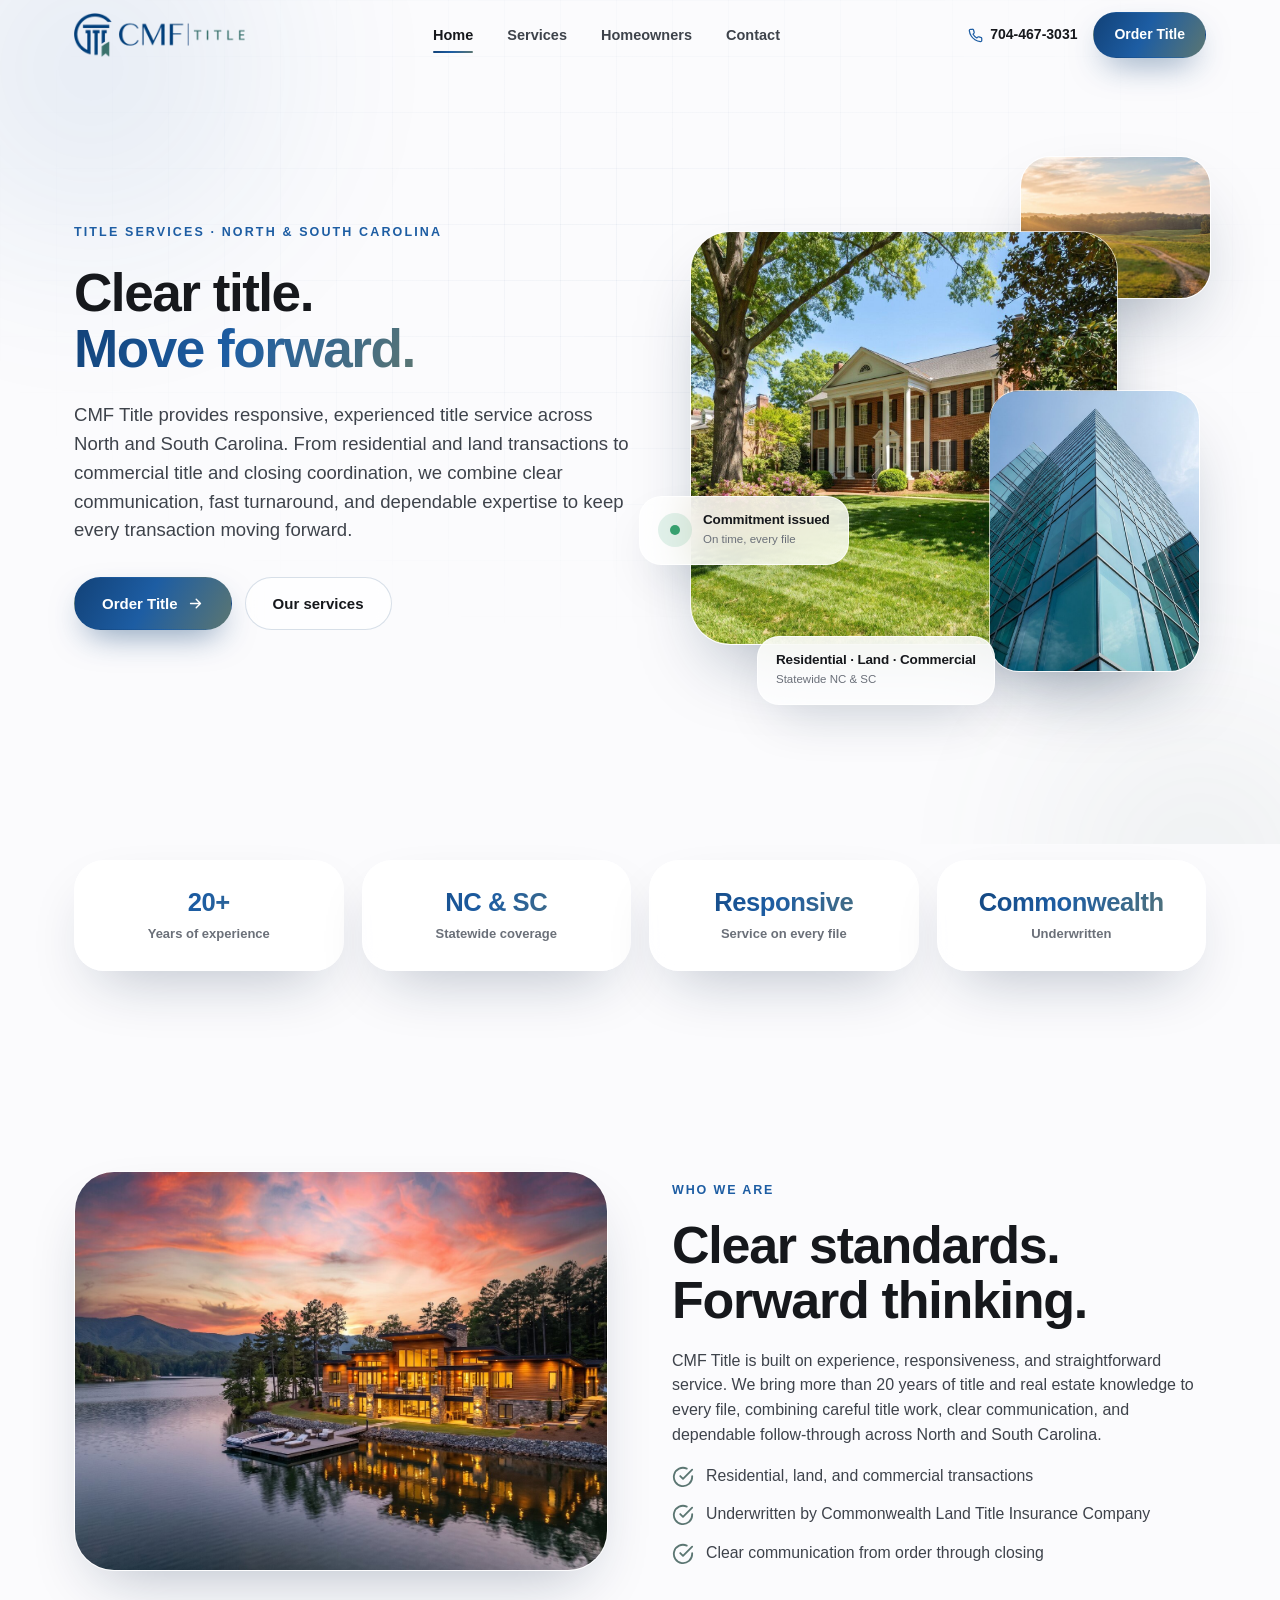
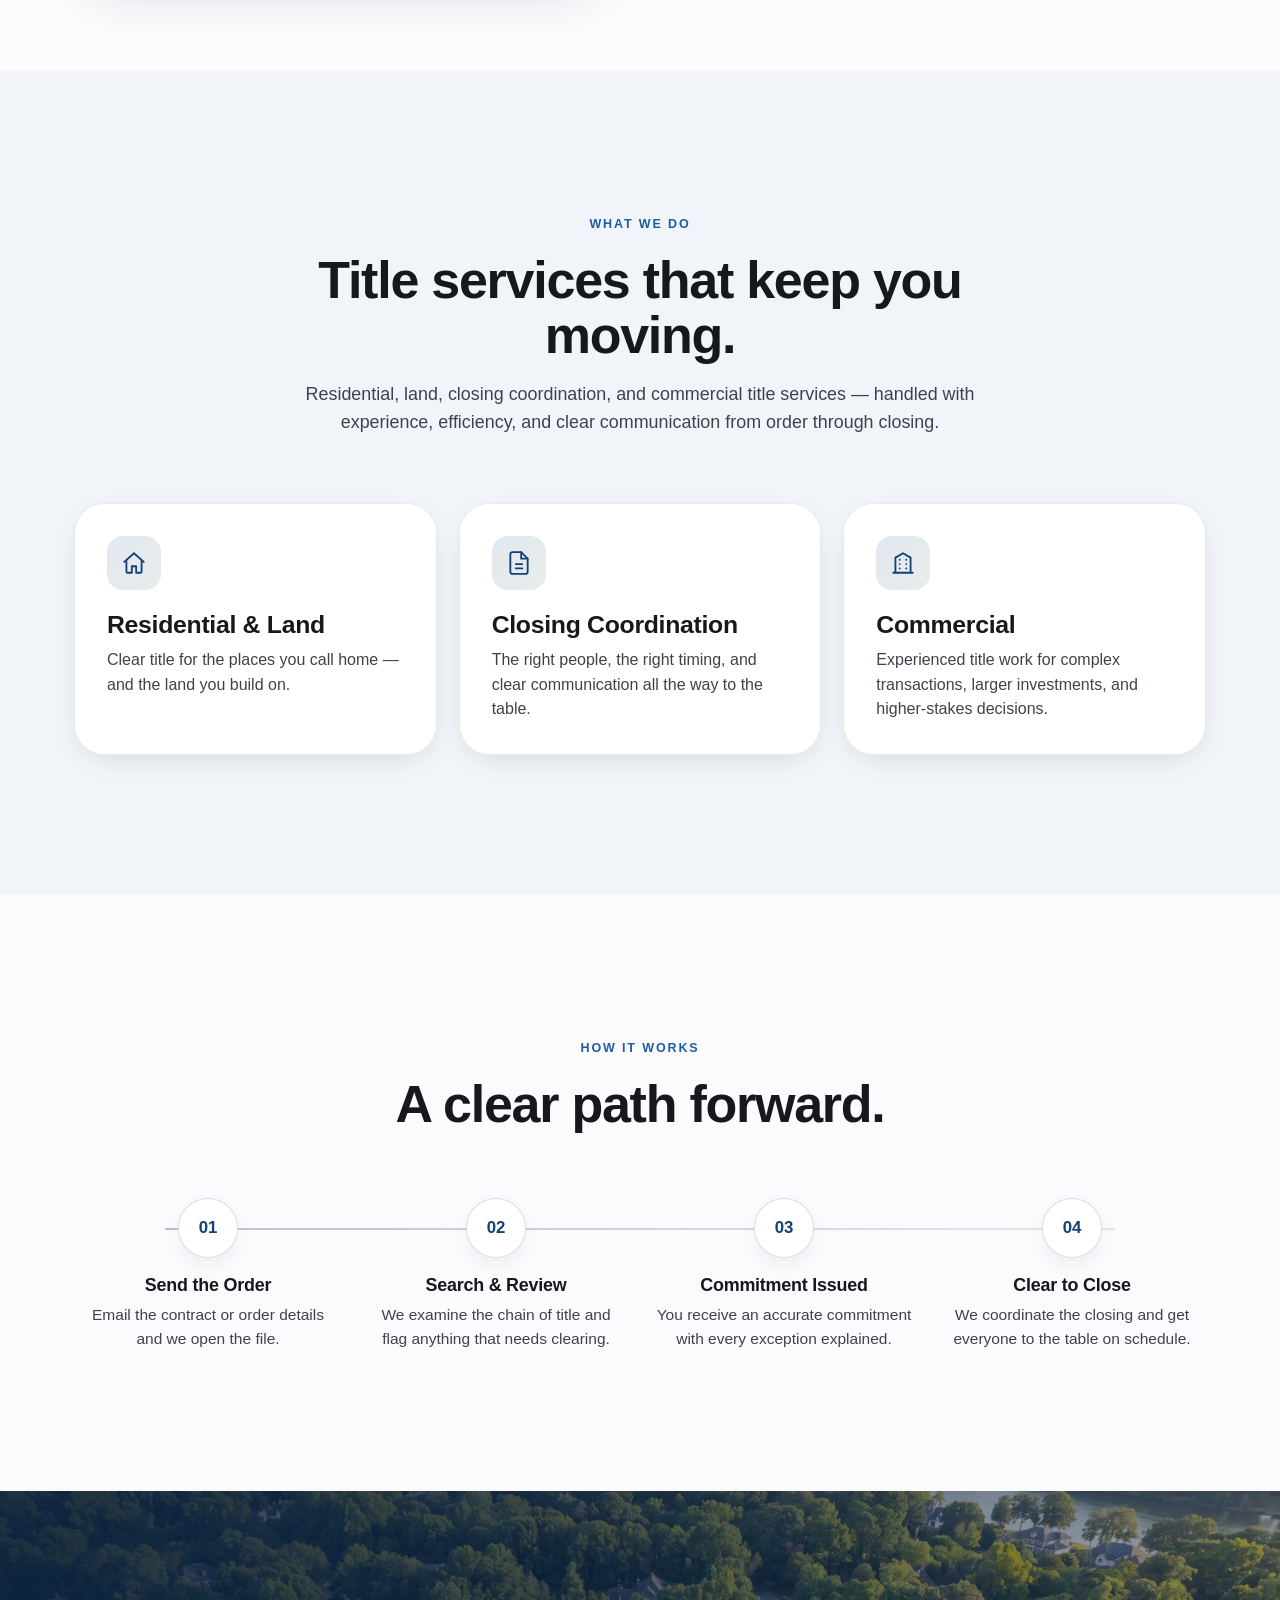
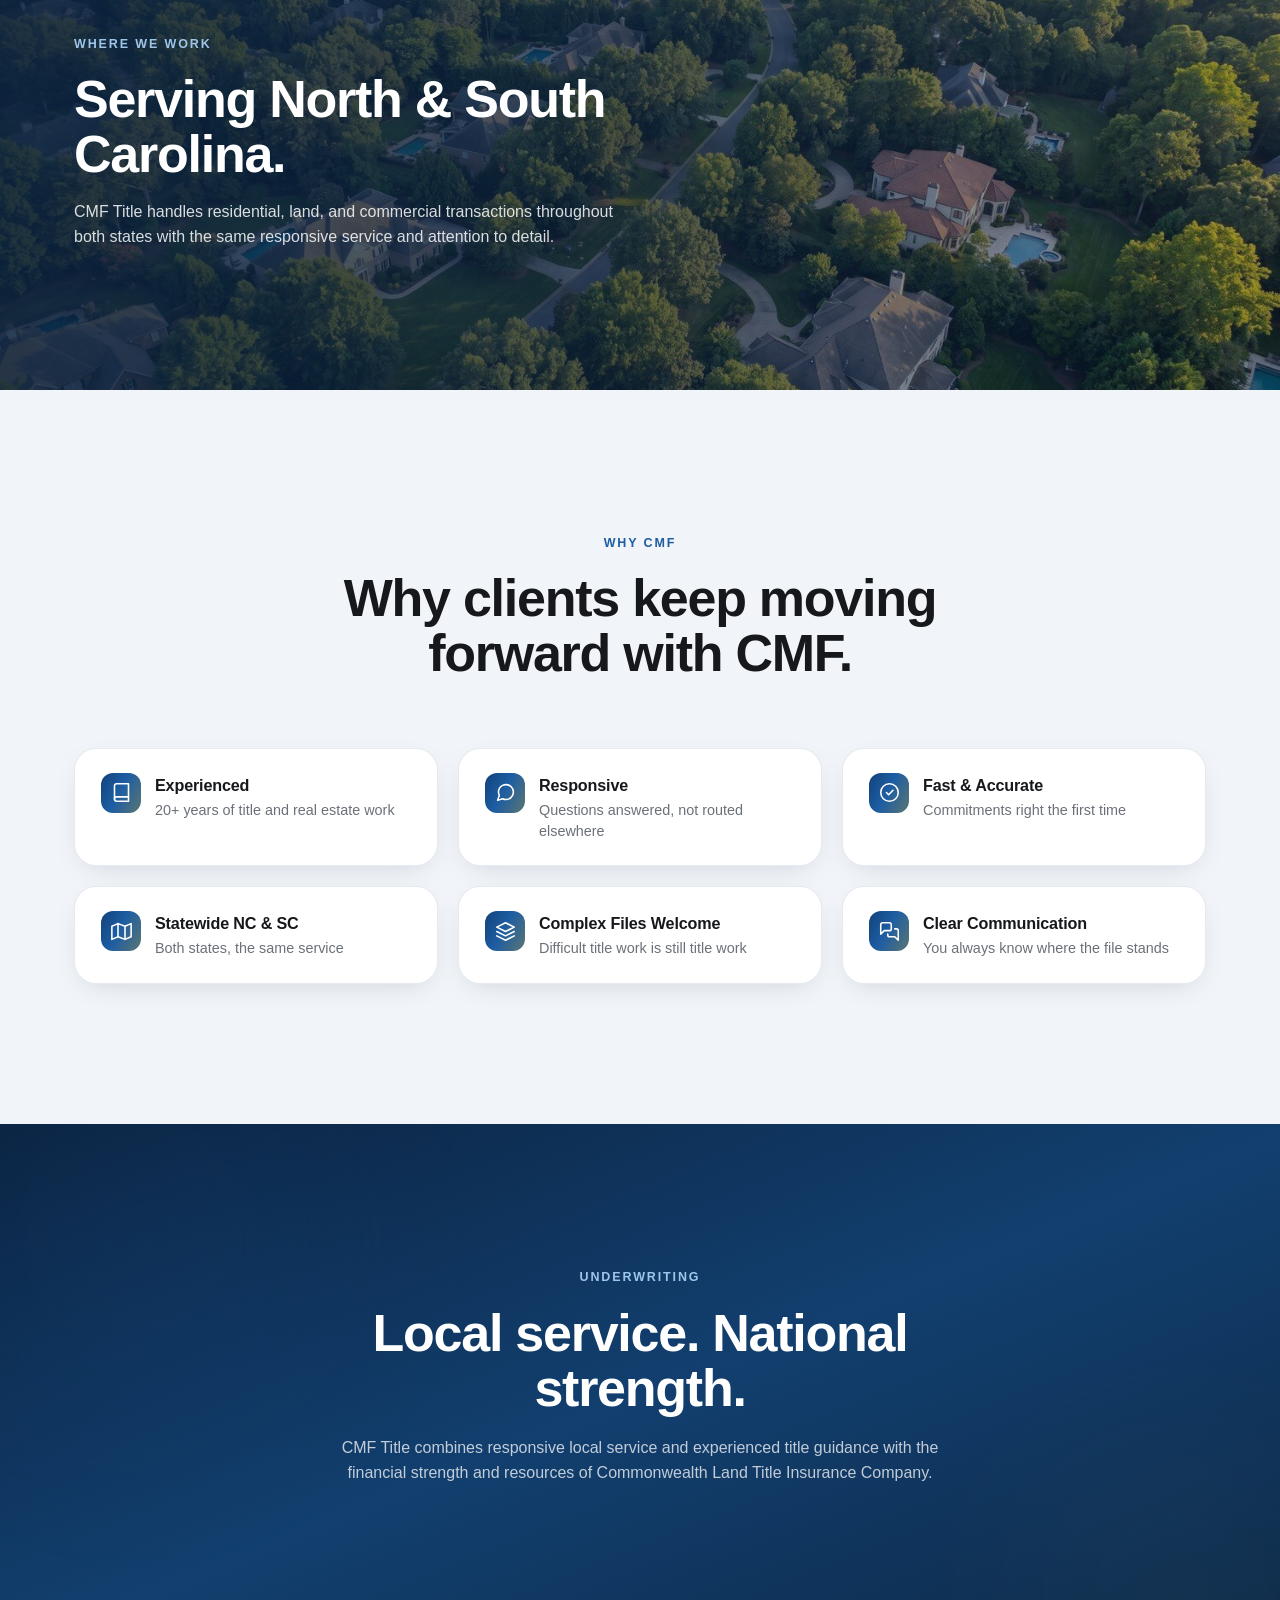
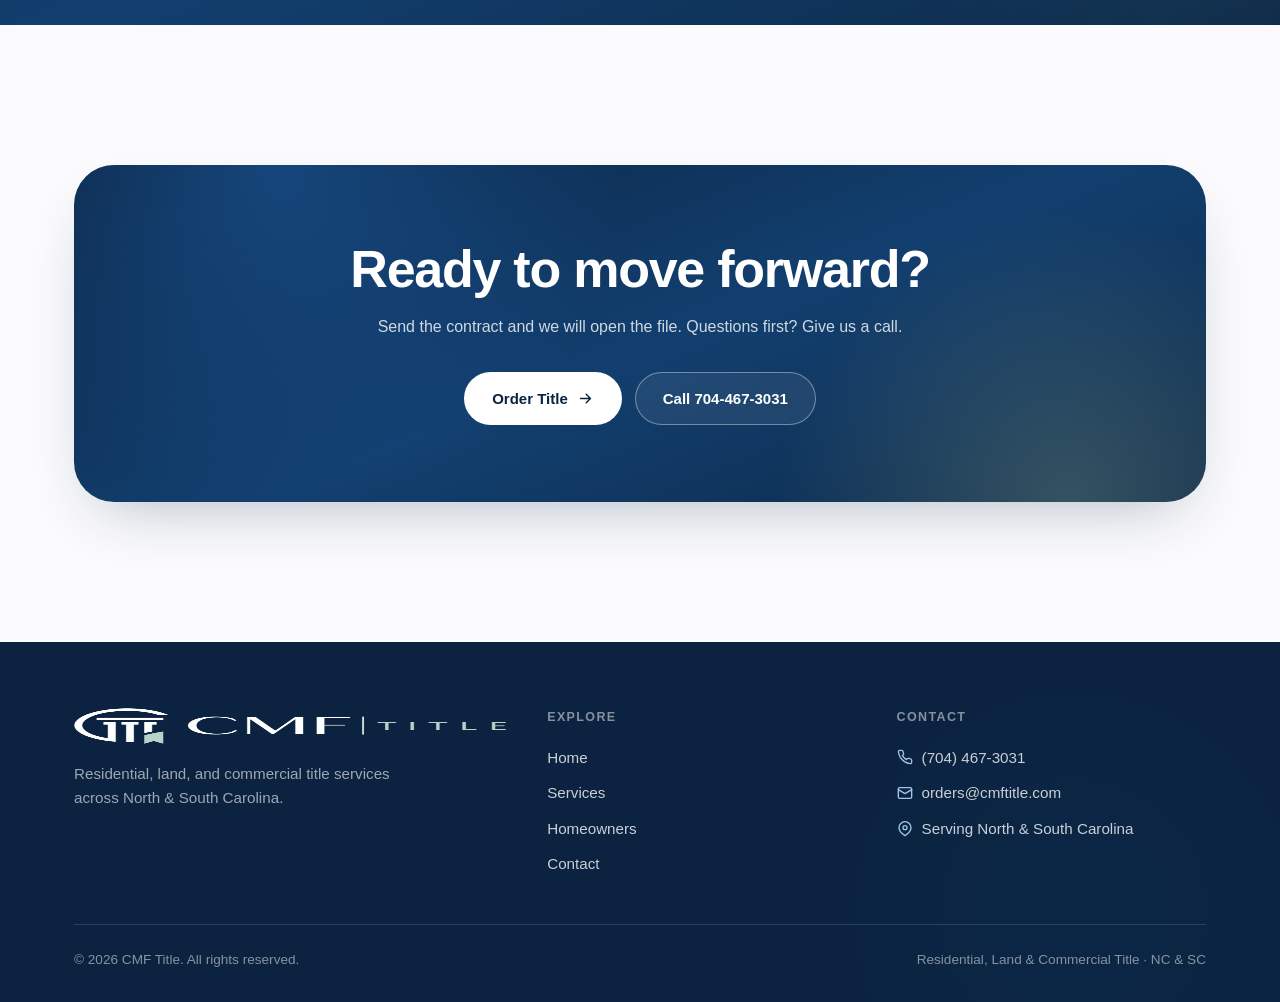
<file: index.html>
<!DOCTYPE html>
<html lang="en">
<head>
<meta charset="UTF-8" />
<meta name="viewport" content="width=device-width, initial-scale=1.0" />
<title>CMF Title — Residential, Land &amp; Commercial Title Services in NC &amp; SC</title>
<meta name="description" content="CMF Title provides responsive, experienced title service across North and South Carolina — residential, land, closing coordination and commercial title, underwritten by Commonwealth Land Title Insurance Company." />
<link rel="canonical" href="https://www.cmftitle.com/" />
<meta property="og:type" content="website" />
<meta property="og:title" content="CMF Title — Clear title. Move forward." />
<meta property="og:description" content="Responsive, experienced title service across North and South Carolina. Residential, land, closing coordination and commercial title." />
<meta property="og:url" content="https://www.cmftitle.com/" />
<meta property="og:image" content="https://www.cmftitle.com/assets/img/cta.jpg" />
<meta name="twitter:card" content="summary_large_image" />
<meta name="theme-color" content="#124278" />
<link rel="icon" href="/assets/img/favicon.png" />
<link rel="apple-touch-icon" href="/assets/img/favicon.png" />
<link rel="preload" as="image" href="/assets/img/hero-house.jpg" fetchpriority="high" />
<link rel="stylesheet" href="/assets/css/style.css" />
<script type="application/ld+json">
{"@context":"https://schema.org","@type":"InsuranceAgency","name":"CMF Title","url":"https://www.cmftitle.com/","telephone":"+1-704-467-3031","email":"orders@cmftitle.com","image":"https://www.cmftitle.com/assets/img/logo.png","priceRange":"$$","slogan":"Clear title. Move forward.","description":"Residential, land, closing coordination and commercial title services across North and South Carolina.","areaServed":[{"@type":"State","name":"North Carolina"},{"@type":"State","name":"South Carolina"}]}
</script>
</head>
<body>

<div class="progress" id="progress"></div>

<!-- NAV -->
<header class="nav">
  <div class="nav__inner">
    <a href="/" class="nav__logo" aria-label="CMF Title home">
      <img class="logo-dark" src="/assets/img/logo.png" alt="CMF Title" width="776" height="200" />
      <img class="logo-light" src="/assets/img/logo-white.png" alt="CMF Title" width="776" height="200" />
    </a>
    <nav class="nav__links">
      <a href="/">Home</a>
      <a href="/services">Services</a>
      <a href="/homeowners">Homeowners</a>
      <a href="/contact">Contact</a>
    </nav>
    <div class="nav__cta">
      <a href="tel:7044673031" class="nav__phone">
        <svg viewBox="0 0 24 24" fill="none" stroke="currentColor" stroke-width="2" stroke-linecap="round" stroke-linejoin="round"><path d="M22 16.92v3a2 2 0 0 1-2.18 2 19.79 19.79 0 0 1-8.63-3.07 19.5 19.5 0 0 1-6-6 19.79 19.79 0 0 1-3.07-8.67A2 2 0 0 1 4.11 2h3a2 2 0 0 1 2 1.72 12.84 12.84 0 0 0 .7 2.81 2 2 0 0 1-.45 2.11L8.09 9.91a16 16 0 0 0 6 6l1.27-1.27a2 2 0 0 1 2.11-.45 12.84 12.84 0 0 0 2.81.7A2 2 0 0 1 22 16.92z"/></svg>
        704-467-3031
      </a>
      <a href="mailto:orders@cmftitle.com?subject=New%20Title%20Order%20-%20CMF%20Title" class="btn btn--primary btn--sm">Order Title</a>
      <button class="nav__burger" aria-label="Menu" aria-expanded="false"><span></span><span></span><span></span></button>
    </div>
  </div>
</header>

<div class="mobile-menu">
  <a href="/">Home</a>
  <a href="/services">Services</a>
  <a href="/homeowners">Homeowners</a>
  <a href="/contact">Contact</a>
  <a href="tel:7044673031">Call 704-467-3031</a>
  <a href="mailto:orders@cmftitle.com?subject=New%20Title%20Order%20-%20CMF%20Title" class="btn btn--primary">Order Title</a>
</div>

<!-- HERO -->
<section class="hero" id="top">
  <div class="mesh"></div>
  <div class="blob blob--a" style="top:-24%;left:-14%;opacity:.26;"></div>
  <div class="blob blob--b" style="bottom:-30%;right:-12%;opacity:.24;"></div>
  <div class="wrap">
    <div class="hero__grid">
      <div class="hero__content" data-reveal>
        <span class="hero__eyebrow">Title Services &middot; North &amp; South Carolina</span>
        <h1>Clear title.<br><span class="text-grad">Move forward.</span></h1>
        <p class="hero__sub">CMF Title provides responsive, experienced title service across North and South Carolina. From residential and land transactions to commercial title and closing coordination, we combine clear communication, fast turnaround, and dependable expertise to keep every transaction moving forward.</p>
        <div class="hero__actions">
          <a href="mailto:orders@cmftitle.com?subject=New%20Title%20Order%20-%20CMF%20Title" class="btn btn--primary">
            Order Title
            <svg viewBox="0 0 24 24" fill="none" stroke="currentColor" stroke-width="2" stroke-linecap="round" stroke-linejoin="round"><path d="M5 12h14M13 6l6 6-6 6"/></svg>
          </a>
          <a href="/services" class="btn btn--ghost">Our services</a>
        </div>
      </div>

      <div class="hero__visual" data-reveal>
        <div class="fimg fimg--tag" data-parallax="8">
          <img src="/assets/img/hero-land.jpg" alt="Open Carolina farmland at sunrise" width="760" height="570" />
        </div>
        <div class="fimg fimg--main" data-parallax="15">
          <img src="/assets/img/hero-house.jpg" alt="Brick colonial residence beneath mature trees" width="1500" height="1150" fetchpriority="high" />
        </div>
        <div class="fimg fimg--sub anim-float d-a" data-parallax="26">
          <img src="/assets/img/hero-commercial.jpg" alt="Glass commercial building seen from below" width="760" height="1010" />
        </div>

        <div class="gchip gchip--2" data-parallax="40">
          <div class="pulse"><i></i></div>
          <div>
            <div class="gc-t">Commitment issued</div>
            <div class="gc-s">On time, every file</div>
          </div>
        </div>

        <div class="gchip gchip--3 anim-float d-b" data-parallax="30">
          <div>
            <div class="gc-t">Residential &middot; Land &middot; Commercial</div>
            <div class="gc-s">Statewide NC &amp; SC</div>
          </div>
        </div>
      </div>
    </div>
  </div>
</section>

<!-- PROOF POINTS -->
<section class="section section--tight stats-float">
  <div class="wrap">
    <div class="stats">
      <div class="stat-card" data-reveal><b class="text-grad" data-count="20" data-suffix="+">20+</b><span>Years of experience</span></div>
      <div class="stat-card d1" data-reveal><b class="text-grad">NC &amp; SC</b><span>Statewide coverage</span></div>
      <div class="stat-card d2" data-reveal><b class="text-grad">Responsive</b><span>Service on every file</span></div>
      <div class="stat-card d3" data-reveal><b class="text-grad">Commonwealth</b><span>Underwritten</span></div>
    </div>
  </div>
</section>

<!-- WHO WE ARE -->
<section class="section section--tight">
  <div class="wrap">
    <div class="split">
      <div class="split__media" data-reveal>
        <img src="/assets/img/lake.jpg" alt="Waterfront Carolina residence at dusk" width="1300" height="975" loading="lazy" />
      </div>
      <div class="split__body d1" data-reveal>
        <span class="eyebrow">Who we are</span>
        <h2>Clear standards. Forward thinking.</h2>
        <p>CMF Title is built on experience, responsiveness, and straightforward service. We bring more than 20 years of title and real estate knowledge to every file, combining careful title work, clear communication, and dependable follow-through across North and South Carolina.</p>
        <ul class="checklist checklist--tight">
          <li><svg viewBox="0 0 24 24" fill="none" stroke="currentColor" stroke-width="2" stroke-linecap="round" stroke-linejoin="round"><path d="M22 11.08V12a10 10 0 1 1-5.93-9.14"/><path d="M22 4 12 14.01l-3-3"/></svg>Residential, land, and commercial transactions</li>
          <li><svg viewBox="0 0 24 24" fill="none" stroke="currentColor" stroke-width="2" stroke-linecap="round" stroke-linejoin="round"><path d="M22 11.08V12a10 10 0 1 1-5.93-9.14"/><path d="M22 4 12 14.01l-3-3"/></svg>Underwritten by Commonwealth Land Title Insurance Company</li>
          <li><svg viewBox="0 0 24 24" fill="none" stroke="currentColor" stroke-width="2" stroke-linecap="round" stroke-linejoin="round"><path d="M22 11.08V12a10 10 0 1 1-5.93-9.14"/><path d="M22 4 12 14.01l-3-3"/></svg>Clear communication from order through closing</li>
        </ul>
      </div>
    </div>
  </div>
</section>

<!-- SERVICES -->
<section class="section section--alt">
  <div class="wrap">
    <div class="section-head" data-reveal>
      <span class="eyebrow">What we do</span>
      <h2>Title services that keep you moving.</h2>
      <p>Residential, land, closing coordination, and commercial title services &mdash; handled with experience, efficiency, and clear communication from order through closing.</p>
    </div>
    <div class="grid grid-3">
      <a href="/services" class="card" data-reveal>
        <div class="card__ico"><svg viewBox="0 0 24 24" fill="none" stroke="currentColor" stroke-width="1.7" stroke-linecap="round" stroke-linejoin="round"><path d="m3 11 9-8 9 8"/><path d="M5 10v10a1 1 0 0 0 1 1h4v-6h4v6h4a1 1 0 0 0 1-1V10"/></svg></div>
        <h3>Residential &amp; Land</h3>
        <p>Clear title for the places you call home &mdash; and the land you build on.</p>
      </a>
      <a href="/services" class="card d1" data-reveal>
        <div class="card__ico"><svg viewBox="0 0 24 24" fill="none" stroke="currentColor" stroke-width="1.7" stroke-linecap="round" stroke-linejoin="round"><path d="M14 2H6a2 2 0 0 0-2 2v16a2 2 0 0 0 2 2h12a2 2 0 0 0 2-2V8z"/><path d="M14 2v6h6M9 13h6M9 17h6"/></svg></div>
        <h3>Closing Coordination</h3>
        <p>The right people, the right timing, and clear communication all the way to the table.</p>
      </a>
      <a href="/services" class="card d2" data-reveal>
        <div class="card__ico"><svg viewBox="0 0 24 24" fill="none" stroke="currentColor" stroke-width="1.7" stroke-linecap="round" stroke-linejoin="round"><path d="M3 21h18M5 21V7l7-4 7 4v14M9 9h.01M15 9h.01M9 13h.01M15 13h.01M9 17h.01M15 17h.01"/></svg></div>
        <h3>Commercial</h3>
        <p>Experienced title work for complex transactions, larger investments, and higher-stakes decisions.</p>
      </a>
    </div>
  </div>
</section>

<!-- PROCESS -->
<section class="section">
  <div class="wrap">
    <div class="section-head" data-reveal>
      <span class="eyebrow">How it works</span>
      <h2>A clear path forward.</h2>
    </div>
    <div class="steps">
      <div class="step" data-reveal>
        <div class="step__n">01</div>
        <h3>Send the Order</h3>
        <p>Email the contract or order details and we open the file.</p>
      </div>
      <div class="step d1" data-reveal>
        <div class="step__n">02</div>
        <h3>Search &amp; Review</h3>
        <p>We examine the chain of title and flag anything that needs clearing.</p>
      </div>
      <div class="step d2" data-reveal>
        <div class="step__n">03</div>
        <h3>Commitment Issued</h3>
        <p>You receive an accurate commitment with every exception explained.</p>
      </div>
      <div class="step d3" data-reveal>
        <div class="step__n">04</div>
        <h3>Clear to Close</h3>
        <p>We coordinate the closing and get everyone to the table on schedule.</p>
      </div>
    </div>
  </div>
</section>

<!-- COVERAGE -->
<section class="imgband">
  <div class="imgband__bg"><img src="/assets/img/aerial.jpg" alt="Aerial view of a Carolina neighborhood" width="1500" height="860" loading="lazy" /></div>
  <div class="wrap">
    <div data-reveal>
      <span class="eyebrow">Where we work</span>
      <h2>Serving North &amp; South Carolina.</h2>
      <p>CMF Title handles residential, land, and commercial transactions throughout both states with the same responsive service and attention to detail.</p>
    </div>
  </div>
</section>

<!-- WHY CMF -->
<section class="section section--alt">
  <div class="wrap">
    <div class="section-head" data-reveal>
      <span class="eyebrow">Why CMF</span>
      <h2>Why clients keep moving forward with CMF.</h2>
    </div>
    <div class="grid grid-3 benefits">
      <div class="feature" data-reveal>
        <div class="feature__ico"><svg viewBox="0 0 24 24" fill="none" stroke="currentColor" stroke-width="1.8" stroke-linecap="round" stroke-linejoin="round"><path d="M4 19.5A2.5 2.5 0 0 1 6.5 17H20"/><path d="M6.5 2H20v20H6.5A2.5 2.5 0 0 1 4 19.5v-15A2.5 2.5 0 0 1 6.5 2z"/></svg></div>
        <div><b>Experienced</b><span>20+ years of title and real estate work</span></div>
      </div>
      <div class="feature d1" data-reveal>
        <div class="feature__ico"><svg viewBox="0 0 24 24" fill="none" stroke="currentColor" stroke-width="1.8" stroke-linecap="round" stroke-linejoin="round"><path d="M21 11.5a8.4 8.4 0 0 1-.9 3.8 8.5 8.5 0 0 1-7.6 4.7 8.4 8.4 0 0 1-3.8-.9L3 21l1.9-5.7a8.4 8.4 0 0 1-.9-3.8 8.5 8.5 0 0 1 4.7-7.6 8.4 8.4 0 0 1 3.8-.9h.5a8.48 8.48 0 0 1 8 8z"/></svg></div>
        <div><b>Responsive</b><span>Questions answered, not routed elsewhere</span></div>
      </div>
      <div class="feature d2" data-reveal>
        <div class="feature__ico"><svg viewBox="0 0 24 24" fill="none" stroke="currentColor" stroke-width="1.8" stroke-linecap="round" stroke-linejoin="round"><circle cx="12" cy="12" r="10"/><path d="m8.5 12 2.5 2.5 5-5"/></svg></div>
        <div><b>Fast &amp; Accurate</b><span>Commitments right the first time</span></div>
      </div>
      <div class="feature" data-reveal>
        <div class="feature__ico"><svg viewBox="0 0 24 24" fill="none" stroke="currentColor" stroke-width="1.8" stroke-linecap="round" stroke-linejoin="round"><path d="m1 6 7-3 8 3 7-3v15l-7 3-8-3-7 3z"/><path d="M8 3v15M16 6v15"/></svg></div>
        <div><b>Statewide NC &amp; SC</b><span>Both states, the same service</span></div>
      </div>
      <div class="feature d1" data-reveal>
        <div class="feature__ico"><svg viewBox="0 0 24 24" fill="none" stroke="currentColor" stroke-width="1.8" stroke-linecap="round" stroke-linejoin="round"><path d="m12 2 10 5-10 5L2 7z"/><path d="m2 17 10 5 10-5M2 12l10 5 10-5"/></svg></div>
        <div><b>Complex Files Welcome</b><span>Difficult title work is still title work</span></div>
      </div>
      <div class="feature d2" data-reveal>
        <div class="feature__ico"><svg viewBox="0 0 24 24" fill="none" stroke="currentColor" stroke-width="1.8" stroke-linecap="round" stroke-linejoin="round"><path d="M14 9a2 2 0 0 1-2 2H6l-4 4V4a2 2 0 0 1 2-2h8a2 2 0 0 1 2 2z"/><path d="M18 9h2a2 2 0 0 1 2 2v11l-4-4h-6a2 2 0 0 1-2-2v-1"/></svg></div>
        <div><b>Clear Communication</b><span>You always know where the file stands</span></div>
      </div>
    </div>
  </div>
</section>

<!-- UNDERWRITER -->
<section class="section band">
  <div class="blob blob--a" style="top:-30%;left:-10%;opacity:.26;"></div>
  <div class="blob blob--b" style="bottom:-40%;right:-10%;opacity:.26;"></div>
  <div class="wrap">
    <div class="partner" data-reveal>
      <span class="eyebrow eyebrow--light">Underwriting</span>
      <h2>Local service. National strength.</h2>
      <p style="max-width:620px;margin:20px auto 0;">CMF Title combines responsive local service and experienced title guidance with the financial strength and resources of Commonwealth Land Title Insurance Company.</p>
    </div>
  </div>
</section>

<!-- CTA -->
<section class="section">
  <div class="wrap">
    <div class="cta-card" data-reveal>
      <h2>Ready to move forward?</h2>
      <p>Send the contract and we will open the file. Questions first? Give us a call.</p>
      <div class="cta-actions">
        <a href="mailto:orders@cmftitle.com?subject=New%20Title%20Order%20-%20CMF%20Title" class="btn btn--light">
          Order Title
          <svg viewBox="0 0 24 24" fill="none" stroke="currentColor" stroke-width="2" stroke-linecap="round" stroke-linejoin="round"><path d="M5 12h14M13 6l6 6-6 6"/></svg>
        </a>
        <a href="tel:7044673031" class="btn btn--outline-light">Call 704-467-3031</a>
      </div>
    </div>
  </div>
</section>

<!-- FOOTER -->
<footer class="footer">
  <div class="blob blob--a" style="bottom:-50%;right:-5%;opacity:.16;"></div>
  <div class="wrap">
    <div class="footer__grid">
      <div>
        <div class="footer__logo"><img src="/assets/img/logo-white.png" alt="CMF Title" width="776" height="200" /></div>
        <p>Residential, land, and commercial title services across North &amp; South Carolina.</p>
      </div>
      <div>
        <h4>Explore</h4>
        <div class="footer__links">
          <a href="/">Home</a>
          <a href="/services">Services</a>
          <a href="/homeowners">Homeowners</a>
          <a href="/contact">Contact</a>
        </div>
      </div>
      <div>
        <h4>Contact</h4>
        <div class="footer__contact">
          <a href="tel:7044673031"><svg viewBox="0 0 24 24" fill="none" stroke="currentColor" stroke-width="2" stroke-linecap="round" stroke-linejoin="round"><path d="M22 16.92v3a2 2 0 0 1-2.18 2 19.79 19.79 0 0 1-8.63-3.07 19.5 19.5 0 0 1-6-6 19.79 19.79 0 0 1-3.07-8.67A2 2 0 0 1 4.11 2h3a2 2 0 0 1 2 1.72 12.84 12.84 0 0 0 .7 2.81 2 2 0 0 1-.45 2.11L8.09 9.91a16 16 0 0 0 6 6l1.27-1.27a2 2 0 0 1 2.11-.45 12.84 12.84 0 0 0 2.81.7A2 2 0 0 1 22 16.92z"/></svg>(704) 467-3031</a>
          <a href="mailto:orders@cmftitle.com"><svg viewBox="0 0 24 24" fill="none" stroke="currentColor" stroke-width="2" stroke-linecap="round" stroke-linejoin="round"><rect x="2" y="4" width="20" height="16" rx="2"/><path d="m22 7-10 6L2 7"/></svg>orders@cmftitle.com</a>
          <span><svg viewBox="0 0 24 24" fill="none" stroke="currentColor" stroke-width="2" stroke-linecap="round" stroke-linejoin="round"><path d="M21 10c0 6-9 12-9 12s-9-6-9-12a9 9 0 0 1 18 0z"/><circle cx="12" cy="10" r="3"/></svg>Serving North &amp; South Carolina</span>
        </div>
      </div>
    </div>
    <div class="footer__bottom">
      <span>&copy; <span id="year">2026</span> CMF Title. All rights reserved.</span>
      <span>Residential, Land &amp; Commercial Title &middot; NC &amp; SC</span>
    </div>
  </div>
</footer>

<div class="order-bar">
  <a href="tel:7044673031" class="btn btn--ghost">Call</a>
  <a href="mailto:orders@cmftitle.com?subject=New%20Title%20Order%20-%20CMF%20Title" class="btn btn--primary">Order Title</a>
</div>

<script src="/assets/js/main.js"></script>
</body>
</html>
</file>
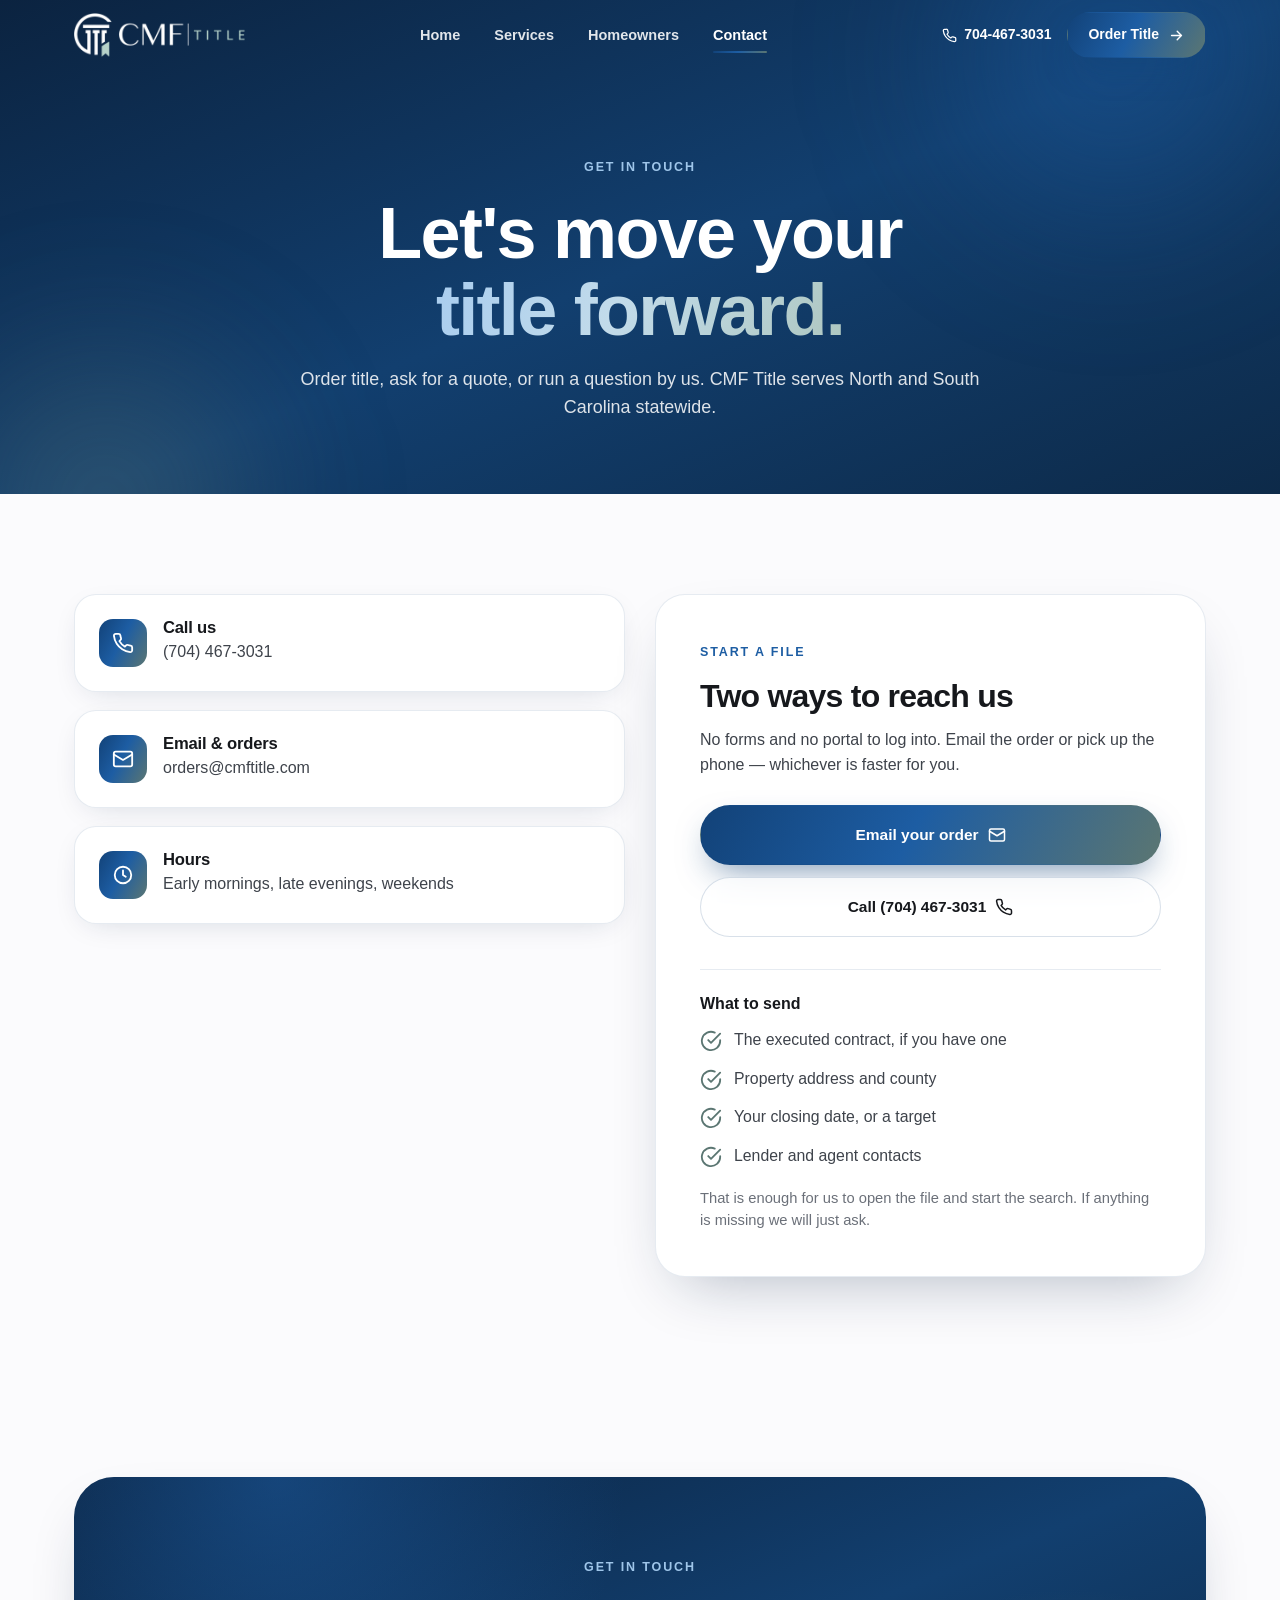
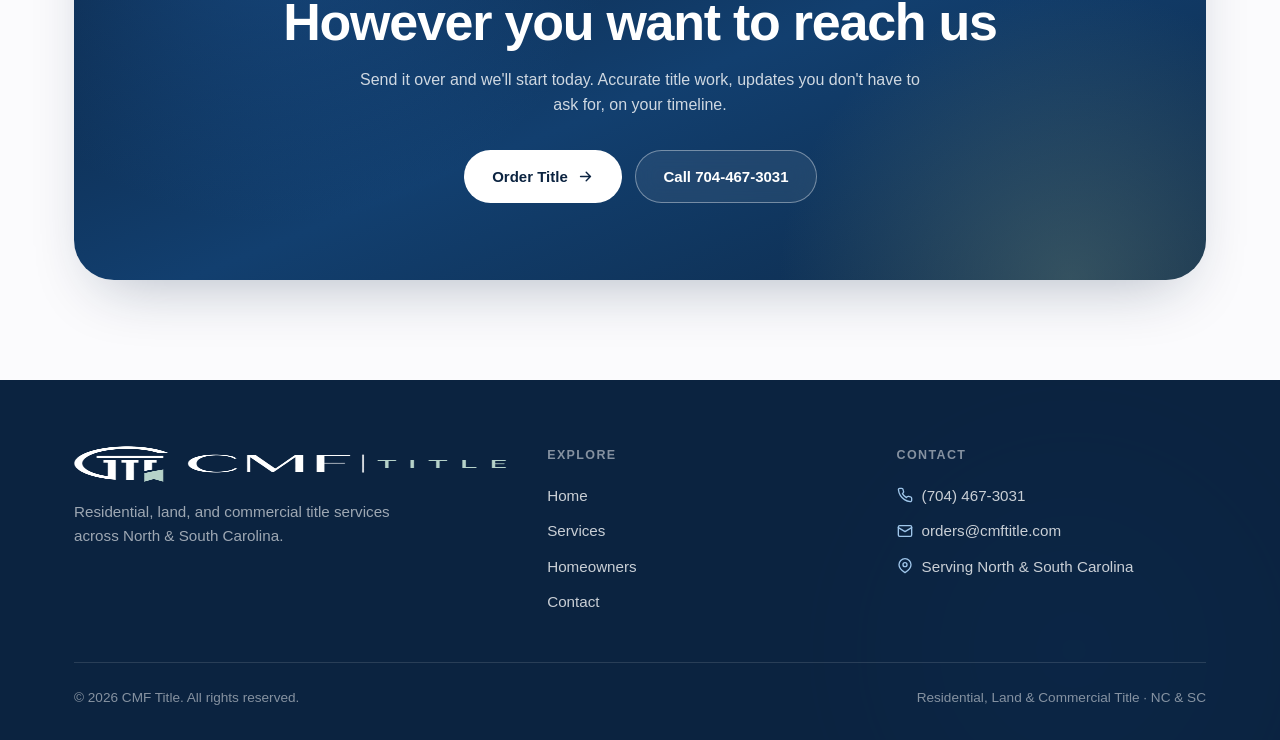
<file: contact.html>
<!DOCTYPE html>
<html lang="en">
<head>
<meta charset="UTF-8" />
<meta name="viewport" content="width=device-width, initial-scale=1.0" />
<title>Contact — CMF Title | Order Title in SC &amp; NC</title>
<meta name="description" content="Order title or ask a question. CMF Title provides residential, land and commercial title services across North and South Carolina. Call (704) 467-3031 or email orders@cmftitle.com." />
<link rel="canonical" href="https://www.cmftitle.com/contact" />
<meta property="og:type" content="website" />
<meta property="og:title" content="Contact — CMF Title" />
<meta property="og:description" content="Order title, request a quote, or ask a question. Residential, land and commercial title services across North and South Carolina." />
<meta property="og:url" content="https://www.cmftitle.com/contact" />
<meta property="og:image" content="https://www.cmftitle.com/assets/img/cta.jpg" />
<meta name="twitter:card" content="summary_large_image" />
<meta name="theme-color" content="#124278" />
<link rel="icon" href="/assets/img/favicon.png" />
<link rel="apple-touch-icon" href="/assets/img/favicon.png" />
<link rel="stylesheet" href="/assets/css/style.css" />
</head>
<body>
<div class="progress" id="progress"></div>

<!-- NAV -->
<header class="nav nav--over">
  <div class="nav__inner">
    <a href="/" class="nav__logo" aria-label="CMF Title home">
      <img class="logo-dark" src="/assets/img/logo.png" alt="CMF Title" width="776" height="200" />
      <img class="logo-light" src="/assets/img/logo-white.png" alt="CMF Title" width="776" height="200" />
    </a>
    <nav class="nav__links">
      <a href="/">Home</a>
      <a href="/services">Services</a>
      <a href="/homeowners">Homeowners</a>
      <a href="/contact">Contact</a>
    </nav>
    <div class="nav__cta">
      <a href="tel:7044673031" class="nav__phone">
        <svg viewBox="0 0 24 24" fill="none" stroke="currentColor" stroke-width="2" stroke-linecap="round" stroke-linejoin="round"><path d="M22 16.92v3a2 2 0 0 1-2.18 2 19.79 19.79 0 0 1-8.63-3.07 19.5 19.5 0 0 1-6-6 19.79 19.79 0 0 1-3.07-8.67A2 2 0 0 1 4.11 2h3a2 2 0 0 1 2 1.72 12.84 12.84 0 0 0 .7 2.81 2 2 0 0 1-.45 2.11L8.09 9.91a16 16 0 0 0 6 6l1.27-1.27a2 2 0 0 1 2.11-.45 12.84 12.84 0 0 0 2.81.7A2 2 0 0 1 22 16.92z"/></svg>
        704-467-3031
      </a>
      <a href="mailto:orders@cmftitle.com?subject=New%20Title%20Order%20-%20CMF%20Title" class="btn btn--primary btn--sm">
        Order Title
        <svg viewBox="0 0 24 24" fill="none" stroke="currentColor" stroke-width="2" stroke-linecap="round" stroke-linejoin="round"><path d="M5 12h14M13 6l6 6-6 6"/></svg>
      </a>
      <button class="nav__burger" aria-label="Menu" aria-expanded="false"><span></span><span></span><span></span></button>
    </div>
  </div>
</header>

<div class="mobile-menu">
  <a href="/">Home</a>
  <a href="/services">Services</a>
  <a href="/homeowners">Homeowners</a>
  <a href="/contact">Contact</a>
  <a href="tel:7044673031">Call 704-467-3031</a>
  <a href="mailto:orders@cmftitle.com?subject=New%20Title%20Order%20-%20CMF%20Title" class="btn btn--primary">Order Title</a>
</div>

<!-- PAGE HERO -->
<section class="subhero">
  <div class="wrap">
    <div class="section-head" data-reveal>
      <span class="eyebrow">Get in touch</span>
      <h1>Let's move your <span class="text-grad--light">title forward.</span></h1>
      <p>Order title, ask for a quote, or run a question by us. CMF Title serves North and South Carolina statewide.</p>
    </div>
  </div>
</section>

<!-- CONTACT -->
<section class="section section--tight">
  <div class="wrap">
    <div class="contact-grid">

      <div class="contact-cards">
        <div class="contact-card" data-reveal>
          <div class="ci"><svg viewBox="0 0 24 24" fill="none" stroke="currentColor" stroke-width="2" stroke-linecap="round" stroke-linejoin="round"><path d="M22 16.92v3a2 2 0 0 1-2.18 2 19.79 19.79 0 0 1-8.63-3.07 19.5 19.5 0 0 1-6-6 19.79 19.79 0 0 1-3.07-8.67A2 2 0 0 1 4.11 2h3a2 2 0 0 1 2 1.72 12.84 12.84 0 0 0 .7 2.81 2 2 0 0 1-.45 2.11L8.09 9.91a16 16 0 0 0 6 6l1.27-1.27a2 2 0 0 1 2.11-.45 12.84 12.84 0 0 0 2.81.7A2 2 0 0 1 22 16.92z"/></svg></div>
          <div><h3>Call us</h3><a href="tel:7044673031">(704) 467-3031</a></div>
        </div>
        <div class="contact-card d1" data-reveal>
          <div class="ci"><svg viewBox="0 0 24 24" fill="none" stroke="currentColor" stroke-width="2" stroke-linecap="round" stroke-linejoin="round"><rect x="2" y="4" width="20" height="16" rx="2"/><path d="m22 7-10 6L2 7"/></svg></div>
          <div><h3>Email &amp; orders</h3><a href="mailto:orders@cmftitle.com">orders@cmftitle.com</a></div>
        </div>
        <div class="contact-card d3" data-reveal>
          <div class="ci"><svg viewBox="0 0 24 24" fill="none" stroke="currentColor" stroke-width="2" stroke-linecap="round" stroke-linejoin="round"><circle cx="12" cy="12" r="9"/><path d="M12 7v5l3 2"/></svg></div>
          <div><h3>Hours</h3><p>Early mornings, late evenings, weekends</p></div>
        </div>
      </div>

      <div class="action-card" data-reveal>
        <span class="eyebrow">Start a file</span>
        <h2>Two ways to reach us</h2>
        <p>No forms and no portal to log into. Email the order or pick up the phone — whichever is faster for you.</p>

        <div class="action-card__btns">
          <a href="mailto:orders@cmftitle.com?subject=New%20Title%20Order%20-%20CMF%20Title" class="btn btn--primary">
            Email your order
            <svg viewBox="0 0 24 24" fill="none" stroke="currentColor" stroke-width="2" stroke-linecap="round" stroke-linejoin="round"><rect x="2" y="4" width="20" height="16" rx="2"/><path d="m22 7-10 6L2 7"/></svg>
          </a>
          <a href="tel:7044673031" class="btn btn--ghost">
            Call (704) 467-3031
            <svg viewBox="0 0 24 24" fill="none" stroke="currentColor" stroke-width="2" stroke-linecap="round" stroke-linejoin="round"><path d="M22 16.92v3a2 2 0 0 1-2.18 2 19.79 19.79 0 0 1-8.63-3.07 19.5 19.5 0 0 1-6-6 19.79 19.79 0 0 1-3.07-8.67A2 2 0 0 1 4.11 2h3a2 2 0 0 1 2 1.72 12.84 12.84 0 0 0 .7 2.81 2 2 0 0 1-.45 2.11L8.09 9.91a16 16 0 0 0 6 6l1.27-1.27a2 2 0 0 1 2.11-.45 12.84 12.84 0 0 0 2.81.7A2 2 0 0 1 22 16.92z"/></svg>
          </a>
        </div>

        <div class="action-card__note">
          <h3>What to send</h3>
          <ul class="checklist checklist--tight">
            <li><svg viewBox="0 0 24 24" fill="none" stroke="currentColor" stroke-width="2" stroke-linecap="round" stroke-linejoin="round"><path d="M22 11.08V12a10 10 0 1 1-5.93-9.14"/><path d="M22 4 12 14.01l-3-3"/></svg>The executed contract, if you have one</li>
            <li><svg viewBox="0 0 24 24" fill="none" stroke="currentColor" stroke-width="2" stroke-linecap="round" stroke-linejoin="round"><path d="M22 11.08V12a10 10 0 1 1-5.93-9.14"/><path d="M22 4 12 14.01l-3-3"/></svg>Property address and county</li>
            <li><svg viewBox="0 0 24 24" fill="none" stroke="currentColor" stroke-width="2" stroke-linecap="round" stroke-linejoin="round"><path d="M22 11.08V12a10 10 0 1 1-5.93-9.14"/><path d="M22 4 12 14.01l-3-3"/></svg>Your closing date, or a target</li>
            <li><svg viewBox="0 0 24 24" fill="none" stroke="currentColor" stroke-width="2" stroke-linecap="round" stroke-linejoin="round"><path d="M22 11.08V12a10 10 0 1 1-5.93-9.14"/><path d="M22 4 12 14.01l-3-3"/></svg>Lender and agent contacts</li>
          </ul>
          <p>That is enough for us to open the file and start the search. If anything is missing we will just ask.</p>
        </div>
      </div>

    </div>
  </div>
</section>

<!-- CTA -->
<section class="section section--tight">
  <div class="wrap">
    <div class="cta-card" data-reveal>
      <span class="eyebrow eyebrow--light">Get in touch</span>
      <h2>However you want to reach us</h2>
      <p>Send it over and we'll start today. Accurate title work, updates you don't have to ask for, on your timeline.</p>
      <div class="cta-actions">
        <a href="mailto:orders@cmftitle.com?subject=New%20Title%20Order%20-%20CMF%20Title" class="btn btn--light">
          Order Title
          <svg viewBox="0 0 24 24" fill="none" stroke="currentColor" stroke-width="2" stroke-linecap="round" stroke-linejoin="round"><path d="M5 12h14M13 6l6 6-6 6"/></svg>
        </a>
        <a href="tel:7044673031" class="btn btn--outline-light">Call 704-467-3031</a>
      </div>
    </div>
  </div>
</section>

<!-- FOOTER -->
<footer class="footer">
  <div class="blob blob--a" style="bottom:-50%;right:-5%;opacity:.16;"></div>
  <div class="wrap">
    <div class="footer__grid">
      <div>
        <div class="footer__logo"><img src="/assets/img/logo-white.png" alt="CMF Title" width="776" height="200" /></div>
        <p>Residential, land, and commercial title services across North &amp; South Carolina.</p>
      </div>
      <div>
        <h4>Explore</h4>
        <div class="footer__links">
          <a href="/">Home</a>
          <a href="/services">Services</a>
          <a href="/homeowners">Homeowners</a>
          <a href="/contact">Contact</a>
        </div>
      </div>
      <div>
        <h4>Contact</h4>
        <div class="footer__contact">
          <a href="tel:7044673031"><svg viewBox="0 0 24 24" fill="none" stroke="currentColor" stroke-width="2" stroke-linecap="round" stroke-linejoin="round"><path d="M22 16.92v3a2 2 0 0 1-2.18 2 19.79 19.79 0 0 1-8.63-3.07 19.5 19.5 0 0 1-6-6 19.79 19.79 0 0 1-3.07-8.67A2 2 0 0 1 4.11 2h3a2 2 0 0 1 2 1.72 12.84 12.84 0 0 0 .7 2.81 2 2 0 0 1-.45 2.11L8.09 9.91a16 16 0 0 0 6 6l1.27-1.27a2 2 0 0 1 2.11-.45 12.84 12.84 0 0 0 2.81.7A2 2 0 0 1 22 16.92z"/></svg>(704) 467-3031</a>
          <a href="mailto:orders@cmftitle.com"><svg viewBox="0 0 24 24" fill="none" stroke="currentColor" stroke-width="2" stroke-linecap="round" stroke-linejoin="round"><rect x="2" y="4" width="20" height="16" rx="2"/><path d="m22 7-10 6L2 7"/></svg>orders@cmftitle.com</a>
          <span><svg viewBox="0 0 24 24" fill="none" stroke="currentColor" stroke-width="2" stroke-linecap="round" stroke-linejoin="round"><path d="M21 10c0 6-9 12-9 12s-9-6-9-12a9 9 0 0 1 18 0z"/><circle cx="12" cy="10" r="3"/></svg>Serving North &amp; South Carolina</span>
        </div>
      </div>
    </div>
    <div class="footer__bottom">
      <span>&copy; <span id="year">2026</span> CMF Title. All rights reserved.</span>
      <span>Residential, Land &amp; Commercial Title &middot; NC &amp; SC</span>
    </div>
  </div>
</footer>

<div class="order-bar">
  <a href="tel:7044673031" class="btn btn--ghost">Call</a>
  <a href="mailto:orders@cmftitle.com?subject=New%20Title%20Order%20-%20CMF%20Title" class="btn btn--primary">Order Title</a>
</div>

<script src="/assets/js/main.js"></script>
</body>
</html>
</file>
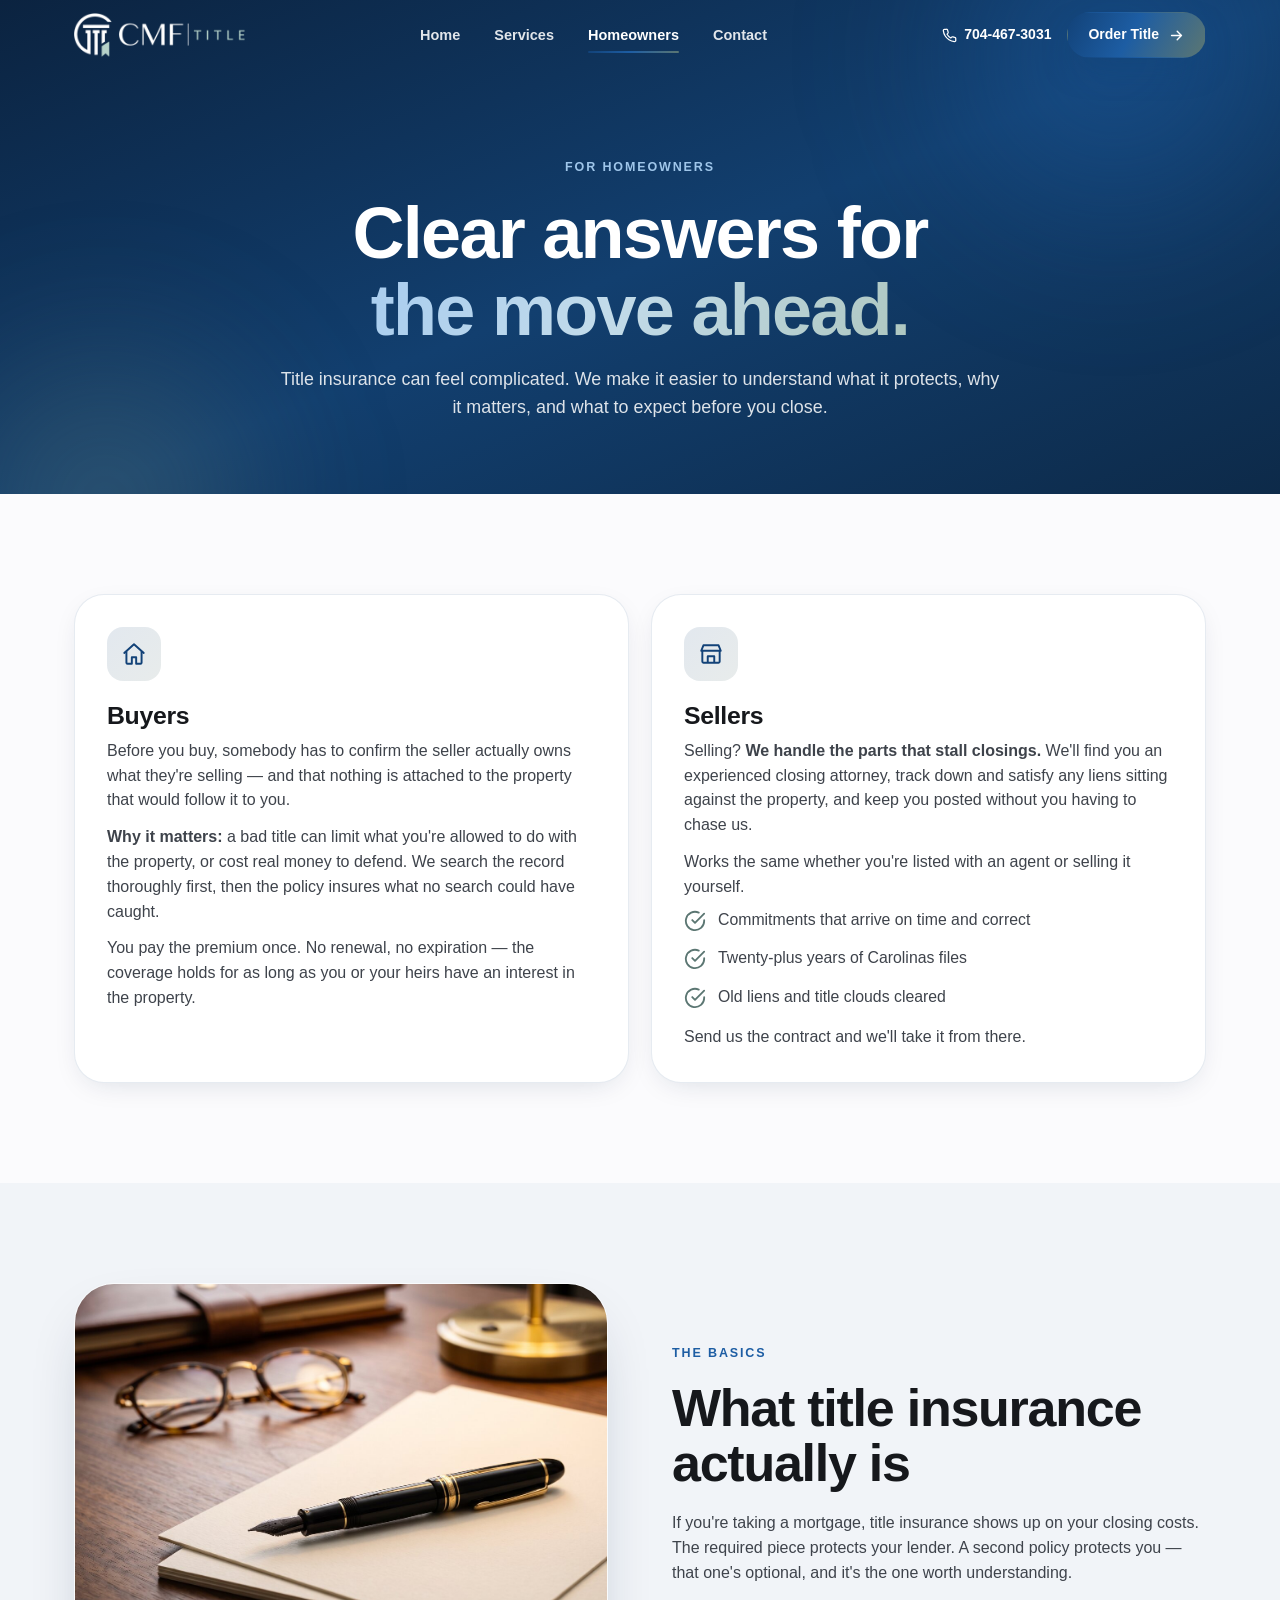
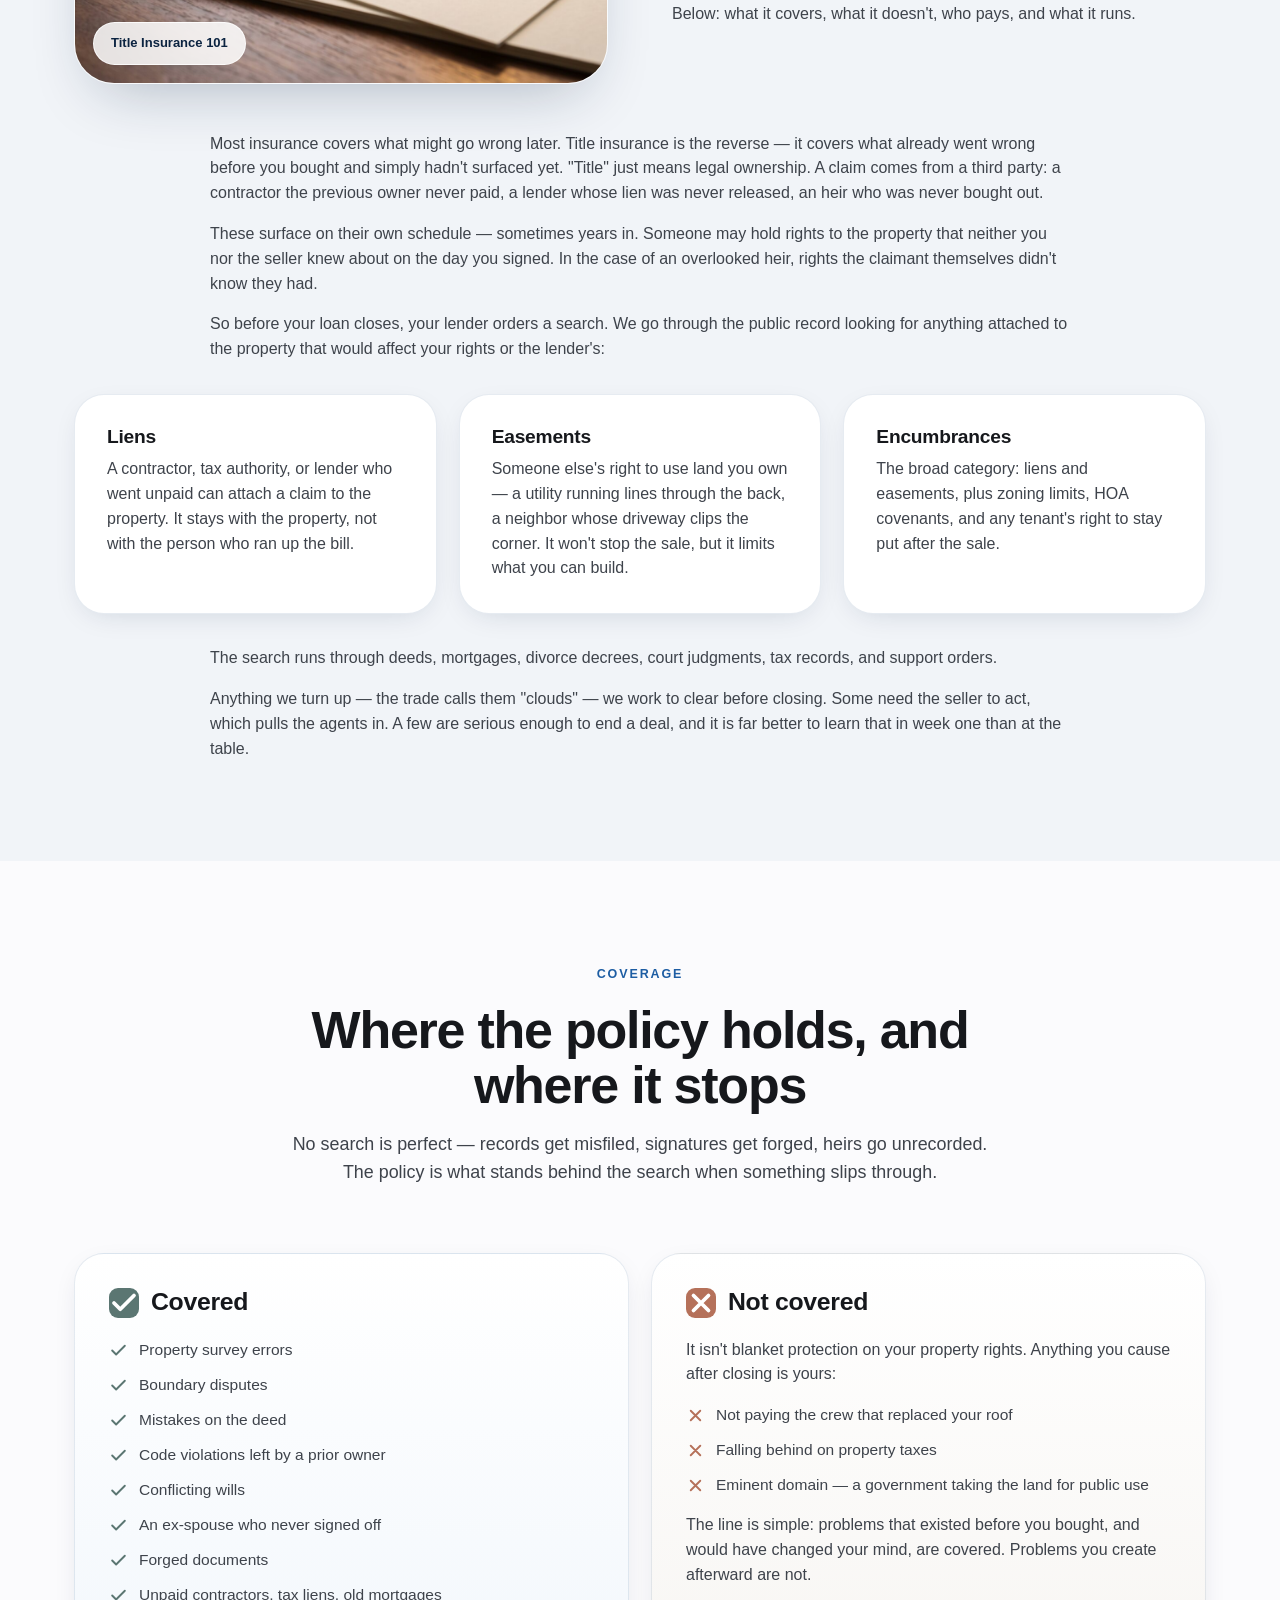
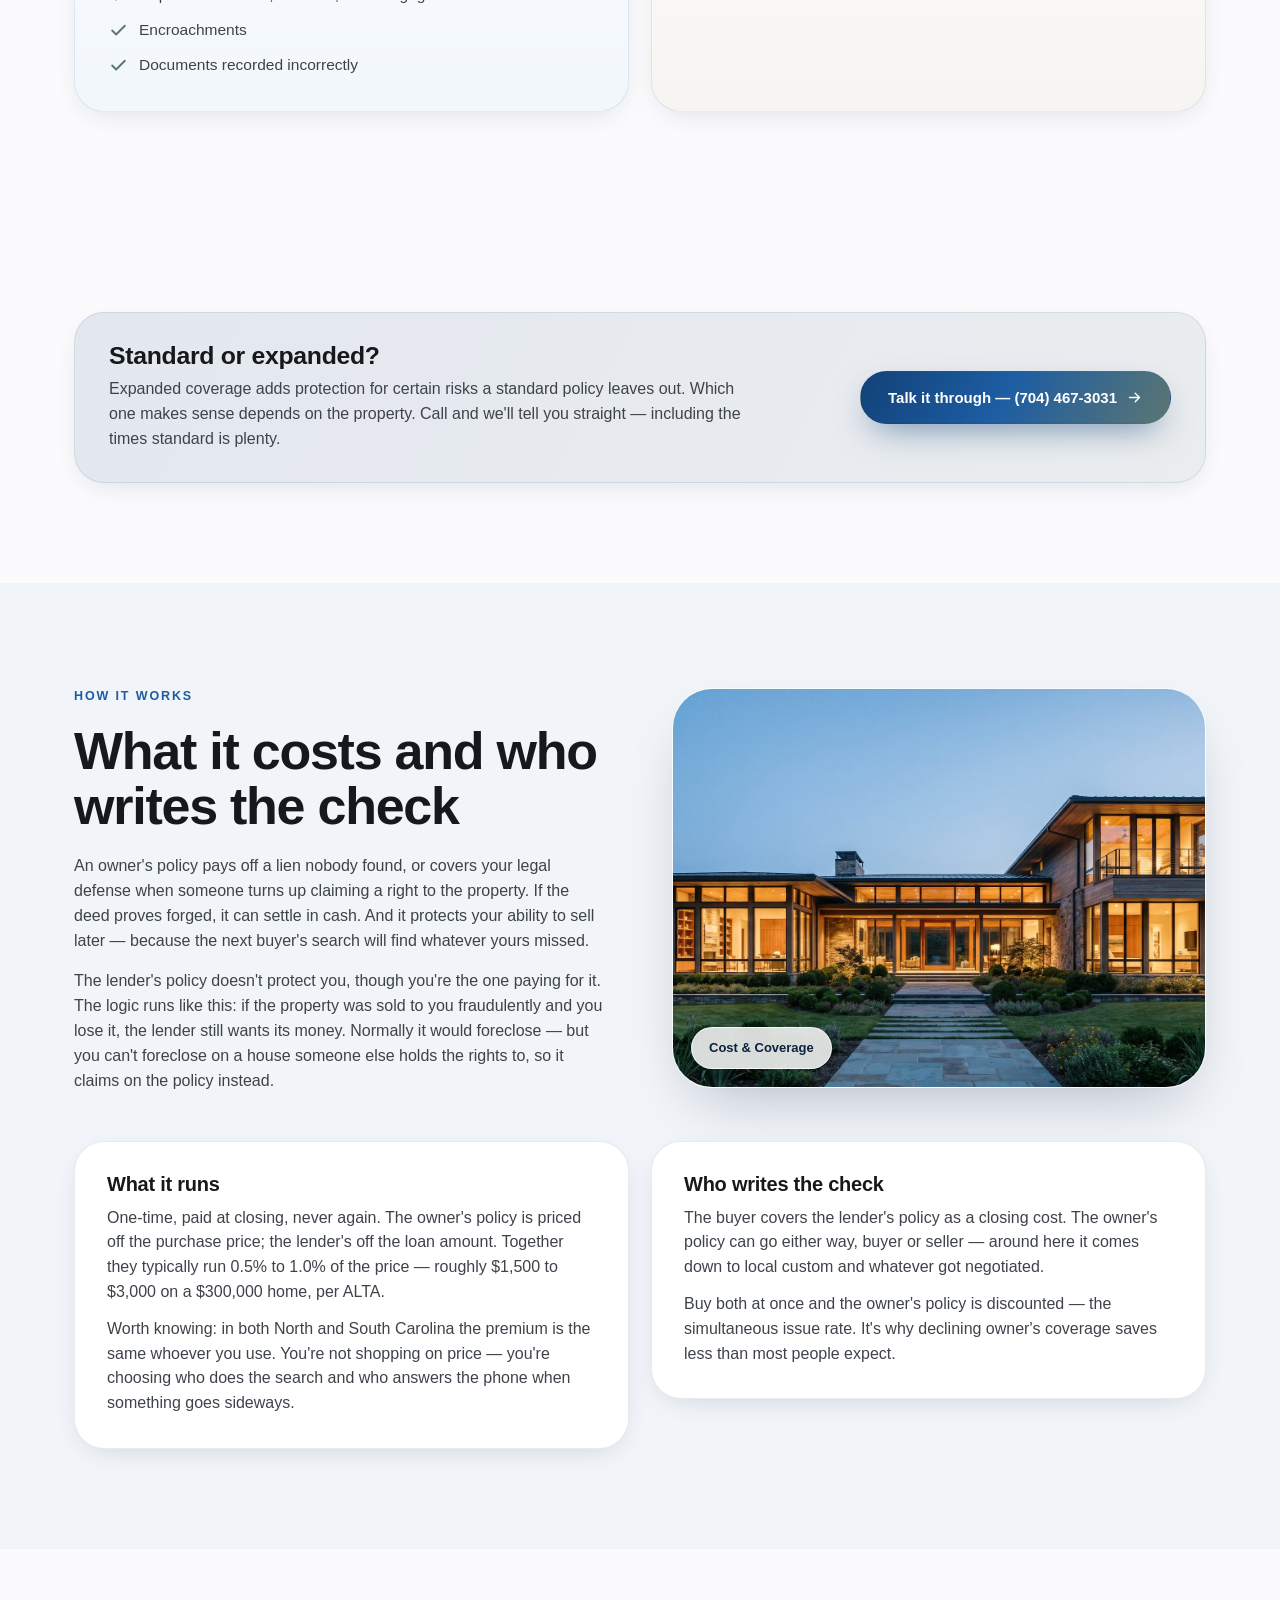
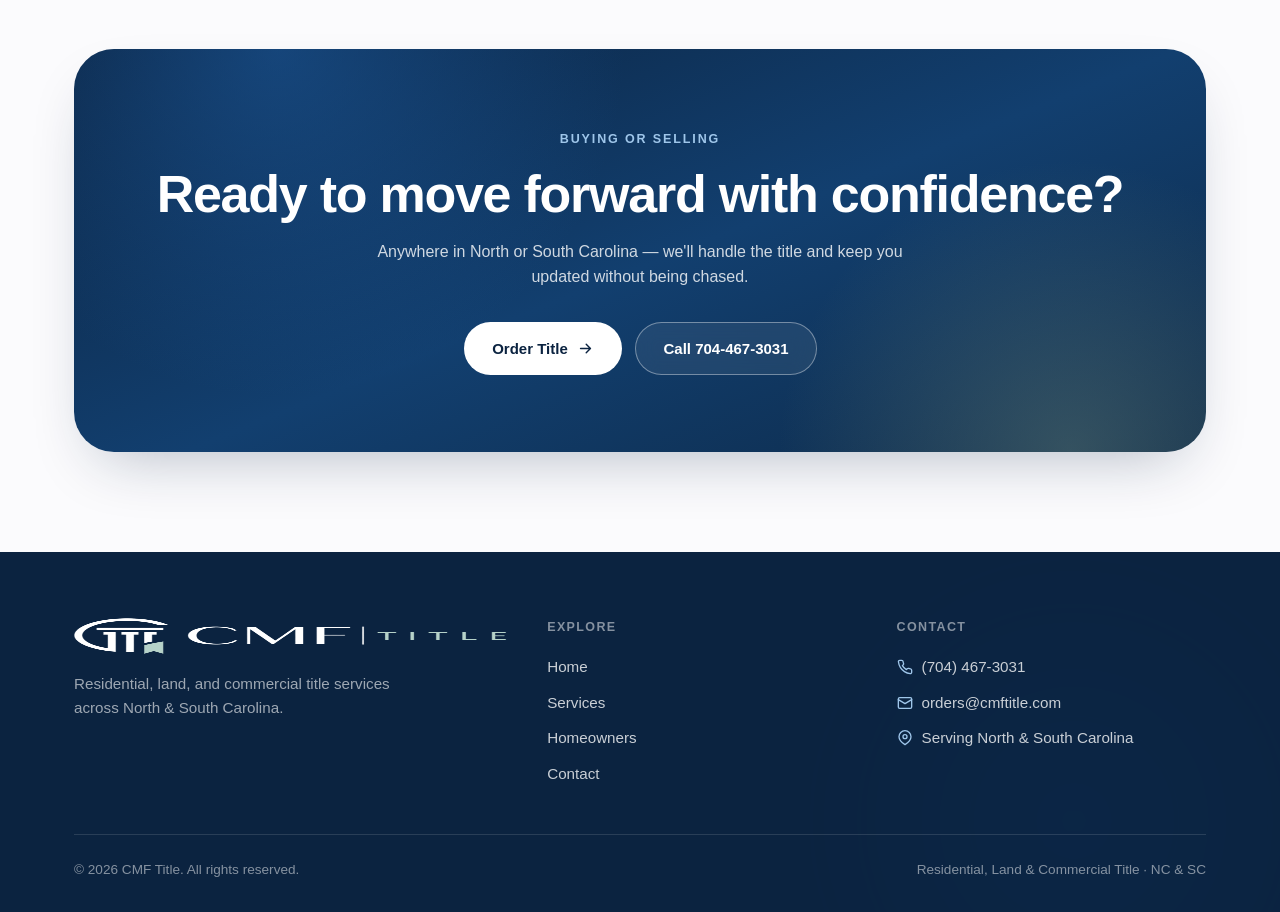
<file: homeowners.html>
<!DOCTYPE html>
<html lang="en">
<head>
<meta charset="UTF-8" />
<meta name="viewport" content="width=device-width, initial-scale=1.0" />
<title>Homeowners — CMF Title | Buyers, Sellers &amp; Title Insurance Explained</title>
<meta name="description" content="For buyers and sellers in SC and NC: what title insurance actually covers, what it doesn't, who pays for it, and what it costs — explained without the jargon." />
<link rel="canonical" href="https://www.cmftitle.com/homeowners" />
<meta property="og:type" content="website" />
<meta property="og:title" content="Homeowners — CMF Title" />
<meta property="og:description" content="What title insurance is, what it covers, who pays, and how much it costs — explained plainly for buyers and sellers." />
<meta property="og:url" content="https://www.cmftitle.com/homeowners" />
<meta property="og:image" content="https://www.cmftitle.com/assets/img/contract-review.jpg" />
<meta name="twitter:card" content="summary_large_image" />
<meta name="theme-color" content="#124278" />
<link rel="icon" href="/assets/img/favicon.png" />
<link rel="apple-touch-icon" href="/assets/img/favicon.png" />
<link rel="stylesheet" href="/assets/css/style.css" />
</head>
<body>
<div class="progress" id="progress"></div>

<!-- NAV -->
<header class="nav nav--over">
  <div class="nav__inner">
    <a href="/" class="nav__logo" aria-label="CMF Title home">
      <img class="logo-dark" src="/assets/img/logo.png" alt="CMF Title" width="776" height="200" />
      <img class="logo-light" src="/assets/img/logo-white.png" alt="CMF Title" width="776" height="200" />
    </a>
    <nav class="nav__links">
      <a href="/">Home</a>
      <a href="/services">Services</a>
      <a href="/homeowners">Homeowners</a>
      <a href="/contact">Contact</a>
    </nav>
    <div class="nav__cta">
      <a href="tel:7044673031" class="nav__phone">
        <svg viewBox="0 0 24 24" fill="none" stroke="currentColor" stroke-width="2" stroke-linecap="round" stroke-linejoin="round"><path d="M22 16.92v3a2 2 0 0 1-2.18 2 19.79 19.79 0 0 1-8.63-3.07 19.5 19.5 0 0 1-6-6 19.79 19.79 0 0 1-3.07-8.67A2 2 0 0 1 4.11 2h3a2 2 0 0 1 2 1.72 12.84 12.84 0 0 0 .7 2.81 2 2 0 0 1-.45 2.11L8.09 9.91a16 16 0 0 0 6 6l1.27-1.27a2 2 0 0 1 2.11-.45 12.84 12.84 0 0 0 2.81.7A2 2 0 0 1 22 16.92z"/></svg>
        704-467-3031
      </a>
      <a href="mailto:orders@cmftitle.com?subject=New%20Title%20Order%20-%20CMF%20Title" class="btn btn--primary btn--sm">
        Order Title
        <svg viewBox="0 0 24 24" fill="none" stroke="currentColor" stroke-width="2" stroke-linecap="round" stroke-linejoin="round"><path d="M5 12h14M13 6l6 6-6 6"/></svg>
      </a>
      <button class="nav__burger" aria-label="Menu" aria-expanded="false"><span></span><span></span><span></span></button>
    </div>
  </div>
</header>

<div class="mobile-menu">
  <a href="/">Home</a>
  <a href="/services">Services</a>
  <a href="/homeowners">Homeowners</a>
  <a href="/contact">Contact</a>
  <a href="tel:7044673031">Call 704-467-3031</a>
  <a href="mailto:orders@cmftitle.com?subject=New%20Title%20Order%20-%20CMF%20Title" class="btn btn--primary">Order Title</a>
</div>

<!-- PAGE HERO -->
<section class="subhero">
  <div class="wrap">
    <div class="section-head" data-reveal>
      <span class="eyebrow">For homeowners</span>
      <h1>Clear answers for <span class="text-grad--light">the move ahead.</span></h1>
      <p>Title insurance can feel complicated. We make it easier to understand what it protects, why it matters, and what to expect before you close.</p>
    </div>
  </div>
</section>

<!-- BUYERS &amp; SELLERS -->
<section class="section section--tight">
  <div class="wrap">
    <div class="grid grid-2">
      <div class="card" data-reveal>
        <div class="card__ico"><svg viewBox="0 0 24 24" fill="none" stroke="currentColor" stroke-width="1.8" stroke-linecap="round" stroke-linejoin="round"><path d="m3 11 9-8 9 8"/><path d="M5 10v10a1 1 0 0 0 1 1h4v-6h4v6h4a1 1 0 0 0 1-1V10"/></svg></div>
        <h3>Buyers</h3>
        <p>Before you buy, somebody has to confirm the seller actually owns what they're selling — and that nothing is attached to the property that would follow it to you.</p>
        <p><strong>Why it matters:</strong> a bad title can limit what you're allowed to do with the property, or cost real money to defend. We search the record thoroughly first, then the policy insures what no search could have caught.</p>
        <p>You pay the premium once. No renewal, no expiration — the coverage holds for as long as you or your heirs have an interest in the property.</p>
      </div>
      <div class="card d1" data-reveal>
        <div class="card__ico"><svg viewBox="0 0 24 24" fill="none" stroke="currentColor" stroke-width="1.8" stroke-linecap="round" stroke-linejoin="round"><path d="M3 9h18M3 9l2-5h14l2 5M4 9v10a1 1 0 0 0 1 1h14a1 1 0 0 0 1-1V9M9 20v-6h6v6"/></svg></div>
        <h3>Sellers</h3>
        <p>Selling? <strong>We handle the parts that stall closings.</strong> We'll find you an experienced closing attorney, track down and satisfy any liens sitting against the property, and keep you posted without you having to chase us.</p>
        <p>Works the same whether you're listed with an agent or selling it yourself.</p>
        <ul class="checklist checklist--tight">
          <li><svg viewBox="0 0 24 24" fill="none" stroke="currentColor" stroke-width="2" stroke-linecap="round" stroke-linejoin="round"><path d="M22 11.08V12a10 10 0 1 1-5.93-9.14"/><path d="M22 4 12 14.01l-3-3"/></svg>Commitments that arrive on time and correct</li>
          <li><svg viewBox="0 0 24 24" fill="none" stroke="currentColor" stroke-width="2" stroke-linecap="round" stroke-linejoin="round"><path d="M22 11.08V12a10 10 0 1 1-5.93-9.14"/><path d="M22 4 12 14.01l-3-3"/></svg>Twenty-plus years of Carolinas files</li>
          <li><svg viewBox="0 0 24 24" fill="none" stroke="currentColor" stroke-width="2" stroke-linecap="round" stroke-linejoin="round"><path d="M22 11.08V12a10 10 0 1 1-5.93-9.14"/><path d="M22 4 12 14.01l-3-3"/></svg>Old liens and title clouds cleared</li>
        </ul>
        <p style="margin-top:16px;">Send us the contract and we'll take it from there.</p>
      </div>
    </div>
  </div>
</section>

<!-- WHAT IS TITLE INSURANCE -->
<section class="section section--tight section--alt">
  <div class="wrap">
    <div class="split">
      <div class="split__media" data-reveal>
        <img src="/assets/img/contract-review.jpg" alt="Reading glasses and a fountain pen resting on title documents" width="1300" height="975" loading="lazy" />
        <span class="badge-pill">Title Insurance 101</span>
      </div>
      <div class="split__body d1" data-reveal>
        <span class="eyebrow">The basics</span>
        <h2>What title insurance actually is</h2>
        <p>If you're taking a mortgage, title insurance shows up on your closing costs. The required piece protects your lender. A second policy protects you — that one's optional, and it's the one worth understanding.</p>
        <p>Below: what it covers, what it doesn't, who pays, and what it runs.</p>
      </div>
    </div>

    <div style="max-width:860px;margin:48px auto 0;" data-reveal>
      <p style="margin-bottom:16px;">Most insurance covers what might go wrong later. Title insurance is the reverse — it covers what already went wrong before you bought and simply hadn't surfaced yet. "Title" just means legal ownership. A claim comes from a third party: a contractor the previous owner never paid, a lender whose lien was never released, an heir who was never bought out.</p>
      <p style="margin-bottom:16px;">These surface on their own schedule — sometimes years in. Someone may hold rights to the property that neither you nor the seller knew about on the day you signed. In the case of an overlooked heir, rights the claimant themselves didn't know they had.</p>
      <p>So before your loan closes, your lender orders a search. We go through the public record looking for anything attached to the property that would affect your rights or the lender's:</p>
    </div>

    <div class="grid grid-3" style="margin-top:32px;">
      <div class="card" data-reveal>
        <h3 style="font-size:1.2rem;">Liens</h3>
        <p>A contractor, tax authority, or lender who went unpaid can attach a claim to the property. It stays with the property, not with the person who ran up the bill.</p>
      </div>
      <div class="card d1" data-reveal>
        <h3 style="font-size:1.2rem;">Easements</h3>
        <p>Someone else's right to use land you own — a utility running lines through the back, a neighbor whose driveway clips the corner. It won't stop the sale, but it limits what you can build.</p>
      </div>
      <div class="card d2" data-reveal>
        <h3 style="font-size:1.2rem;">Encumbrances</h3>
        <p>The broad category: liens and easements, plus zoning limits, HOA covenants, and any tenant's right to stay put after the sale.</p>
      </div>
    </div>

    <div style="max-width:860px;margin:32px auto 0;" data-reveal>
      <p style="margin-bottom:16px;">The search runs through deeds, mortgages, divorce decrees, court judgments, tax records, and support orders.</p>
      <p>Anything we turn up — the trade calls them "clouds" — we work to clear before closing. Some need the seller to act, which pulls the agents in. A few are serious enough to end a deal, and it is far better to learn that in week one than at the table.</p>
    </div>
  </div>
</section>

<!-- COVERAGE -->
<section class="section section--tight">
  <div class="wrap">
    <div class="section-head" data-reveal>
      <span class="eyebrow">Coverage</span>
      <h2>Where the policy holds, and where it stops</h2>
      <p>No search is perfect — records get misfiled, signatures get forged, heirs go unrecorded. The policy is what stands behind the search when something slips through.</p>
    </div>
    <div class="cover-2">
      <div class="cover-card cover-card--yes" data-reveal>
        <h3><span class="tag"><svg viewBox="0 0 24 24" fill="none" stroke="currentColor" stroke-width="3" stroke-linecap="round" stroke-linejoin="round"><path d="M20 6 9 17l-5-5"/></svg></span>Covered</h3>
        <ul class="cover-list">
          <li><svg viewBox="0 0 24 24" fill="none" stroke="currentColor" stroke-width="2.4" stroke-linecap="round" stroke-linejoin="round"><path d="M20 6 9 17l-5-5"/></svg>Property survey errors</li>
          <li><svg viewBox="0 0 24 24" fill="none" stroke="currentColor" stroke-width="2.4" stroke-linecap="round" stroke-linejoin="round"><path d="M20 6 9 17l-5-5"/></svg>Boundary disputes</li>
          <li><svg viewBox="0 0 24 24" fill="none" stroke="currentColor" stroke-width="2.4" stroke-linecap="round" stroke-linejoin="round"><path d="M20 6 9 17l-5-5"/></svg>Mistakes on the deed</li>
          <li><svg viewBox="0 0 24 24" fill="none" stroke="currentColor" stroke-width="2.4" stroke-linecap="round" stroke-linejoin="round"><path d="M20 6 9 17l-5-5"/></svg>Code violations left by a prior owner</li>
          <li><svg viewBox="0 0 24 24" fill="none" stroke="currentColor" stroke-width="2.4" stroke-linecap="round" stroke-linejoin="round"><path d="M20 6 9 17l-5-5"/></svg>Conflicting wills</li>
          <li><svg viewBox="0 0 24 24" fill="none" stroke="currentColor" stroke-width="2.4" stroke-linecap="round" stroke-linejoin="round"><path d="M20 6 9 17l-5-5"/></svg>An ex-spouse who never signed off</li>
          <li><svg viewBox="0 0 24 24" fill="none" stroke="currentColor" stroke-width="2.4" stroke-linecap="round" stroke-linejoin="round"><path d="M20 6 9 17l-5-5"/></svg>Forged documents</li>
          <li><svg viewBox="0 0 24 24" fill="none" stroke="currentColor" stroke-width="2.4" stroke-linecap="round" stroke-linejoin="round"><path d="M20 6 9 17l-5-5"/></svg>Unpaid contractors, tax liens, old mortgages</li>
          <li><svg viewBox="0 0 24 24" fill="none" stroke="currentColor" stroke-width="2.4" stroke-linecap="round" stroke-linejoin="round"><path d="M20 6 9 17l-5-5"/></svg>Encroachments</li>
          <li><svg viewBox="0 0 24 24" fill="none" stroke="currentColor" stroke-width="2.4" stroke-linecap="round" stroke-linejoin="round"><path d="M20 6 9 17l-5-5"/></svg>Documents recorded incorrectly</li>
        </ul>
      </div>
      <div class="cover-card cover-card--no d1" data-reveal>
        <h3><span class="tag"><svg viewBox="0 0 24 24" fill="none" stroke="currentColor" stroke-width="3" stroke-linecap="round" stroke-linejoin="round"><path d="M18 6 6 18M6 6l12 12"/></svg></span>Not covered</h3>
        <p style="margin-bottom:16px;">It isn't blanket protection on your property rights. Anything you cause after closing is yours:</p>
        <ul class="cover-list">
          <li><svg viewBox="0 0 24 24" fill="none" stroke="currentColor" stroke-width="2.4" stroke-linecap="round" stroke-linejoin="round"><path d="M18 6 6 18M6 6l12 12"/></svg>Not paying the crew that replaced your roof</li>
          <li><svg viewBox="0 0 24 24" fill="none" stroke="currentColor" stroke-width="2.4" stroke-linecap="round" stroke-linejoin="round"><path d="M18 6 6 18M6 6l12 12"/></svg>Falling behind on property taxes</li>
          <li><svg viewBox="0 0 24 24" fill="none" stroke="currentColor" stroke-width="2.4" stroke-linecap="round" stroke-linejoin="round"><path d="M18 6 6 18M6 6l12 12"/></svg>Eminent domain — a government taking the land for public use</li>
        </ul>
        <p style="margin-top:16px;">The line is simple: problems that existed before you bought, and would have changed your mind, are covered. Problems you create afterward are not.</p>
      </div>
    </div>
  </div>
</section>

<!-- EXPANDED COVERAGE -->
<section class="section section--tight">
  <div class="wrap">
    <div class="callout" data-reveal>
      <div class="callout__t">
        <h3>Standard or expanded?</h3>
        <p>Expanded coverage adds protection for certain risks a standard policy leaves out. Which one makes sense depends on the property. Call and we'll tell you straight — including the times standard is plenty.</p>
      </div>
      <a href="tel:7044673031" class="btn btn--primary">Talk it through — (704) 467-3031
        <svg viewBox="0 0 24 24" fill="none" stroke="currentColor" stroke-width="2" stroke-linecap="round" stroke-linejoin="round"><path d="M5 12h14M13 6l6 6-6 6"/></svg>
      </a>
    </div>
  </div>
</section>

<!-- COST / WHO PAYS -->
<section class="section section--tight section--alt">
  <div class="wrap">
    <div class="split split--rev">
      <div class="split__media" data-reveal>
        <img src="/assets/img/cost.jpg" alt="House keys resting on a wooden table" width="1300" height="975" loading="lazy" />
        <span class="badge-pill">Cost &amp; Coverage</span>
      </div>
      <div class="split__body d1" data-reveal>
        <span class="eyebrow">How it works</span>
        <h2>What it costs and who writes the check</h2>
        <p>An owner's policy pays off a lien nobody found, or covers your legal defense when someone turns up claiming a right to the property. If the deed proves forged, it can settle in cash. And it protects your ability to sell later — because the next buyer's search will find whatever yours missed.</p>
        <p>The lender's policy doesn't protect you, though you're the one paying for it. The logic runs like this: if the property was sold to you fraudulently and you lose it, the lender still wants its money. Normally it would foreclose — but you can't foreclose on a house someone else holds the rights to, so it claims on the policy instead.</p>
      </div>
    </div>

    <div class="grid grid-2" style="margin-top:48px;align-items:start;">
      <div class="card" data-reveal>
        <h3 style="font-size:1.25rem;">What it runs</h3>
        <p>One-time, paid at closing, never again. The owner's policy is priced off the purchase price; the lender's off the loan amount. Together they typically run 0.5% to 1.0% of the price — roughly $1,500 to $3,000 on a $300,000 home, per ALTA.</p>
        <p>Worth knowing: in both North and South Carolina the premium is the same whoever you use. You're not shopping on price — you're choosing who does the search and who answers the phone when something goes sideways.</p>
      </div>
      <div class="card d1" data-reveal>
        <h3 style="font-size:1.25rem;">Who writes the check</h3>
        <p>The buyer covers the lender's policy as a closing cost. The owner's policy can go either way, buyer or seller — around here it comes down to local custom and whatever got negotiated.</p>
        <p>Buy both at once and the owner's policy is discounted — the simultaneous issue rate. It's why declining owner's coverage saves less than most people expect.</p>
      </div>
    </div>
  </div>
</section>

<!-- CTA -->
<section class="section section--tight">
  <div class="wrap">
    <div class="cta-card" data-reveal>
      <span class="eyebrow eyebrow--light">Buying or selling</span>
      <h2>Ready to move forward with confidence?</h2>
      <p>Anywhere in North or South Carolina — we'll handle the title and keep you updated without being chased.</p>
      <div class="cta-actions">
        <a href="mailto:orders@cmftitle.com?subject=New%20Title%20Order%20-%20CMF%20Title" class="btn btn--light">
          Order Title
          <svg viewBox="0 0 24 24" fill="none" stroke="currentColor" stroke-width="2" stroke-linecap="round" stroke-linejoin="round"><path d="M5 12h14M13 6l6 6-6 6"/></svg>
        </a>
        <a href="tel:7044673031" class="btn btn--outline-light">Call 704-467-3031</a>
      </div>
    </div>
  </div>
</section>

<!-- FOOTER -->
<footer class="footer">
  <div class="blob blob--a" style="bottom:-50%;right:-5%;opacity:.16;"></div>
  <div class="wrap">
    <div class="footer__grid">
      <div>
        <div class="footer__logo"><img src="/assets/img/logo-white.png" alt="CMF Title" width="776" height="200" /></div>
        <p>Residential, land, and commercial title services across North &amp; South Carolina.</p>
      </div>
      <div>
        <h4>Explore</h4>
        <div class="footer__links">
          <a href="/">Home</a>
          <a href="/services">Services</a>
          <a href="/homeowners">Homeowners</a>
          <a href="/contact">Contact</a>
        </div>
      </div>
      <div>
        <h4>Contact</h4>
        <div class="footer__contact">
          <a href="tel:7044673031"><svg viewBox="0 0 24 24" fill="none" stroke="currentColor" stroke-width="2" stroke-linecap="round" stroke-linejoin="round"><path d="M22 16.92v3a2 2 0 0 1-2.18 2 19.79 19.79 0 0 1-8.63-3.07 19.5 19.5 0 0 1-6-6 19.79 19.79 0 0 1-3.07-8.67A2 2 0 0 1 4.11 2h3a2 2 0 0 1 2 1.72 12.84 12.84 0 0 0 .7 2.81 2 2 0 0 1-.45 2.11L8.09 9.91a16 16 0 0 0 6 6l1.27-1.27a2 2 0 0 1 2.11-.45 12.84 12.84 0 0 0 2.81.7A2 2 0 0 1 22 16.92z"/></svg>(704) 467-3031</a>
          <a href="mailto:orders@cmftitle.com"><svg viewBox="0 0 24 24" fill="none" stroke="currentColor" stroke-width="2" stroke-linecap="round" stroke-linejoin="round"><rect x="2" y="4" width="20" height="16" rx="2"/><path d="m22 7-10 6L2 7"/></svg>orders@cmftitle.com</a>
          <span><svg viewBox="0 0 24 24" fill="none" stroke="currentColor" stroke-width="2" stroke-linecap="round" stroke-linejoin="round"><path d="M21 10c0 6-9 12-9 12s-9-6-9-12a9 9 0 0 1 18 0z"/><circle cx="12" cy="10" r="3"/></svg>Serving North &amp; South Carolina</span>
        </div>
      </div>
    </div>
    <div class="footer__bottom">
      <span>&copy; <span id="year">2026</span> CMF Title. All rights reserved.</span>
      <span>Residential, Land &amp; Commercial Title &middot; NC &amp; SC</span>
    </div>
  </div>
</footer>

<div class="order-bar">
  <a href="tel:7044673031" class="btn btn--ghost">Call</a>
  <a href="mailto:orders@cmftitle.com?subject=New%20Title%20Order%20-%20CMF%20Title" class="btn btn--primary">Order Title</a>
</div>

<script src="/assets/js/main.js"></script>
</body>
</html>
</file>
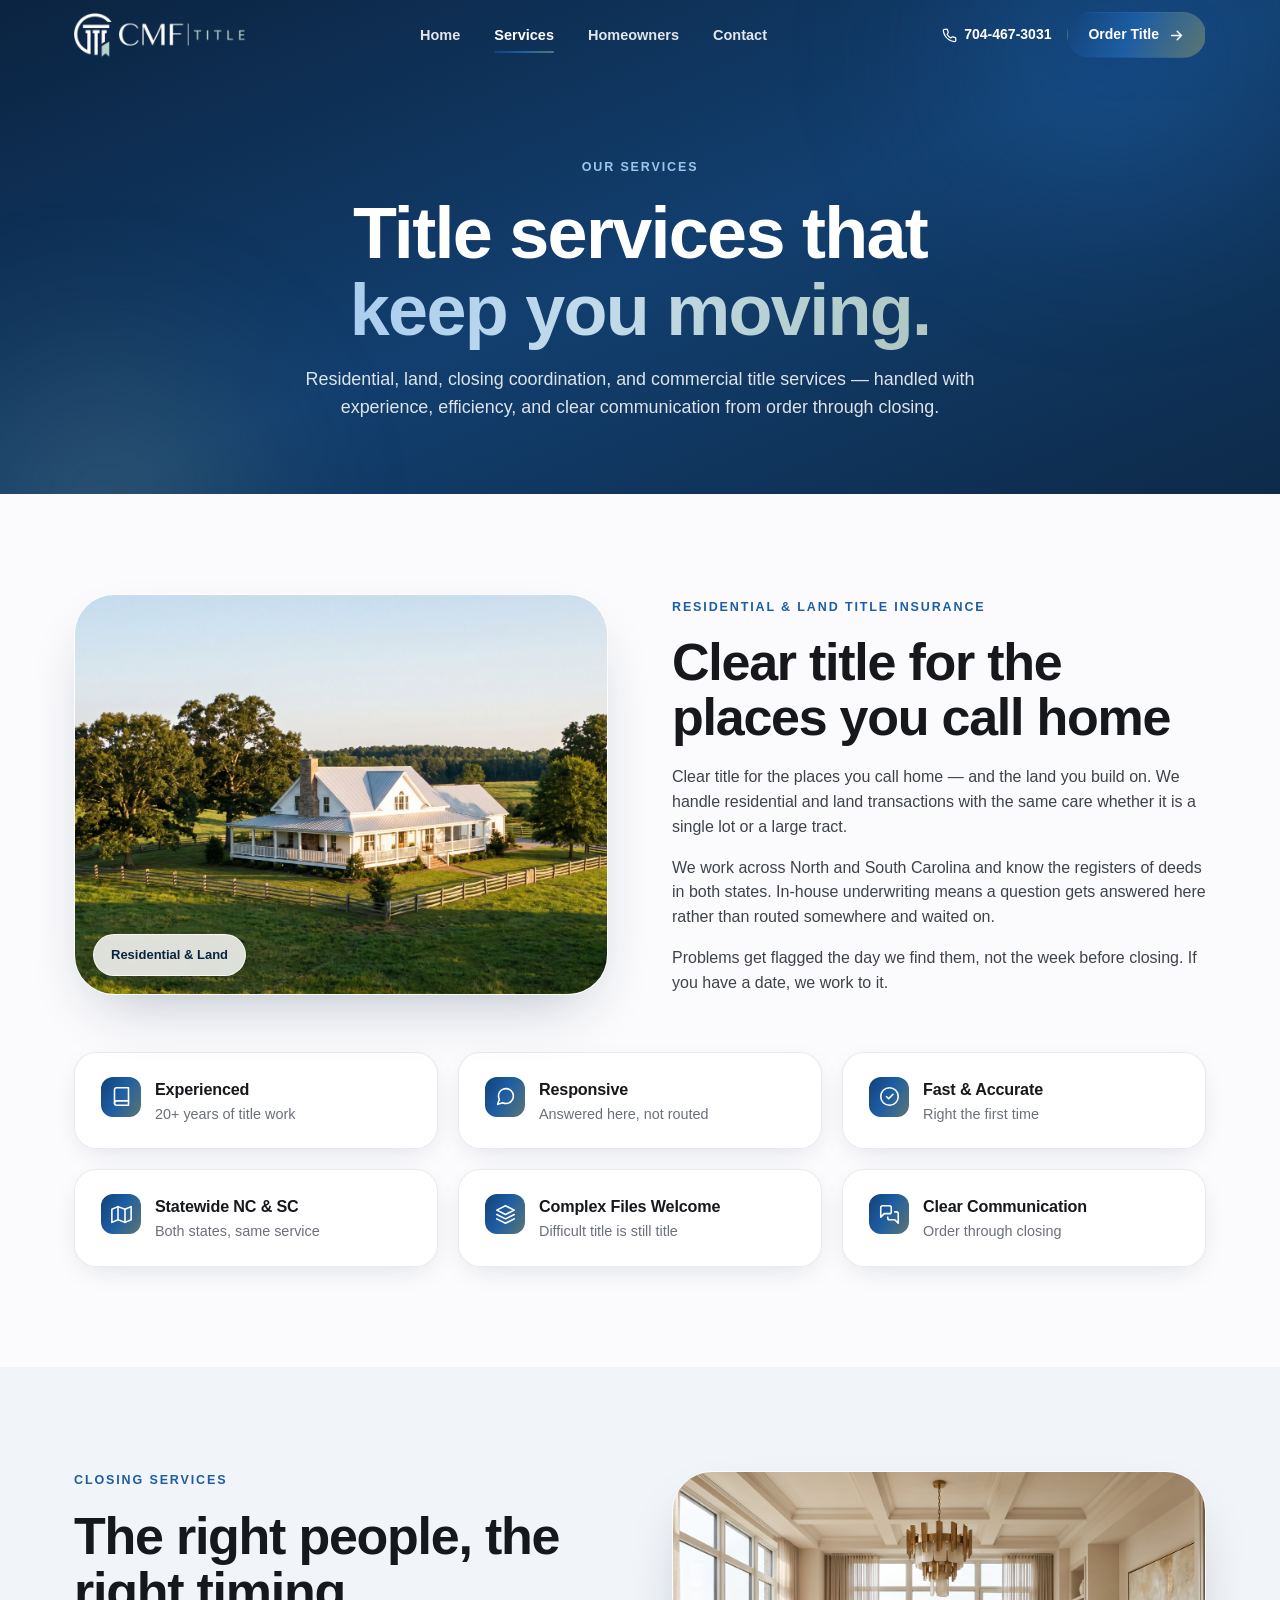
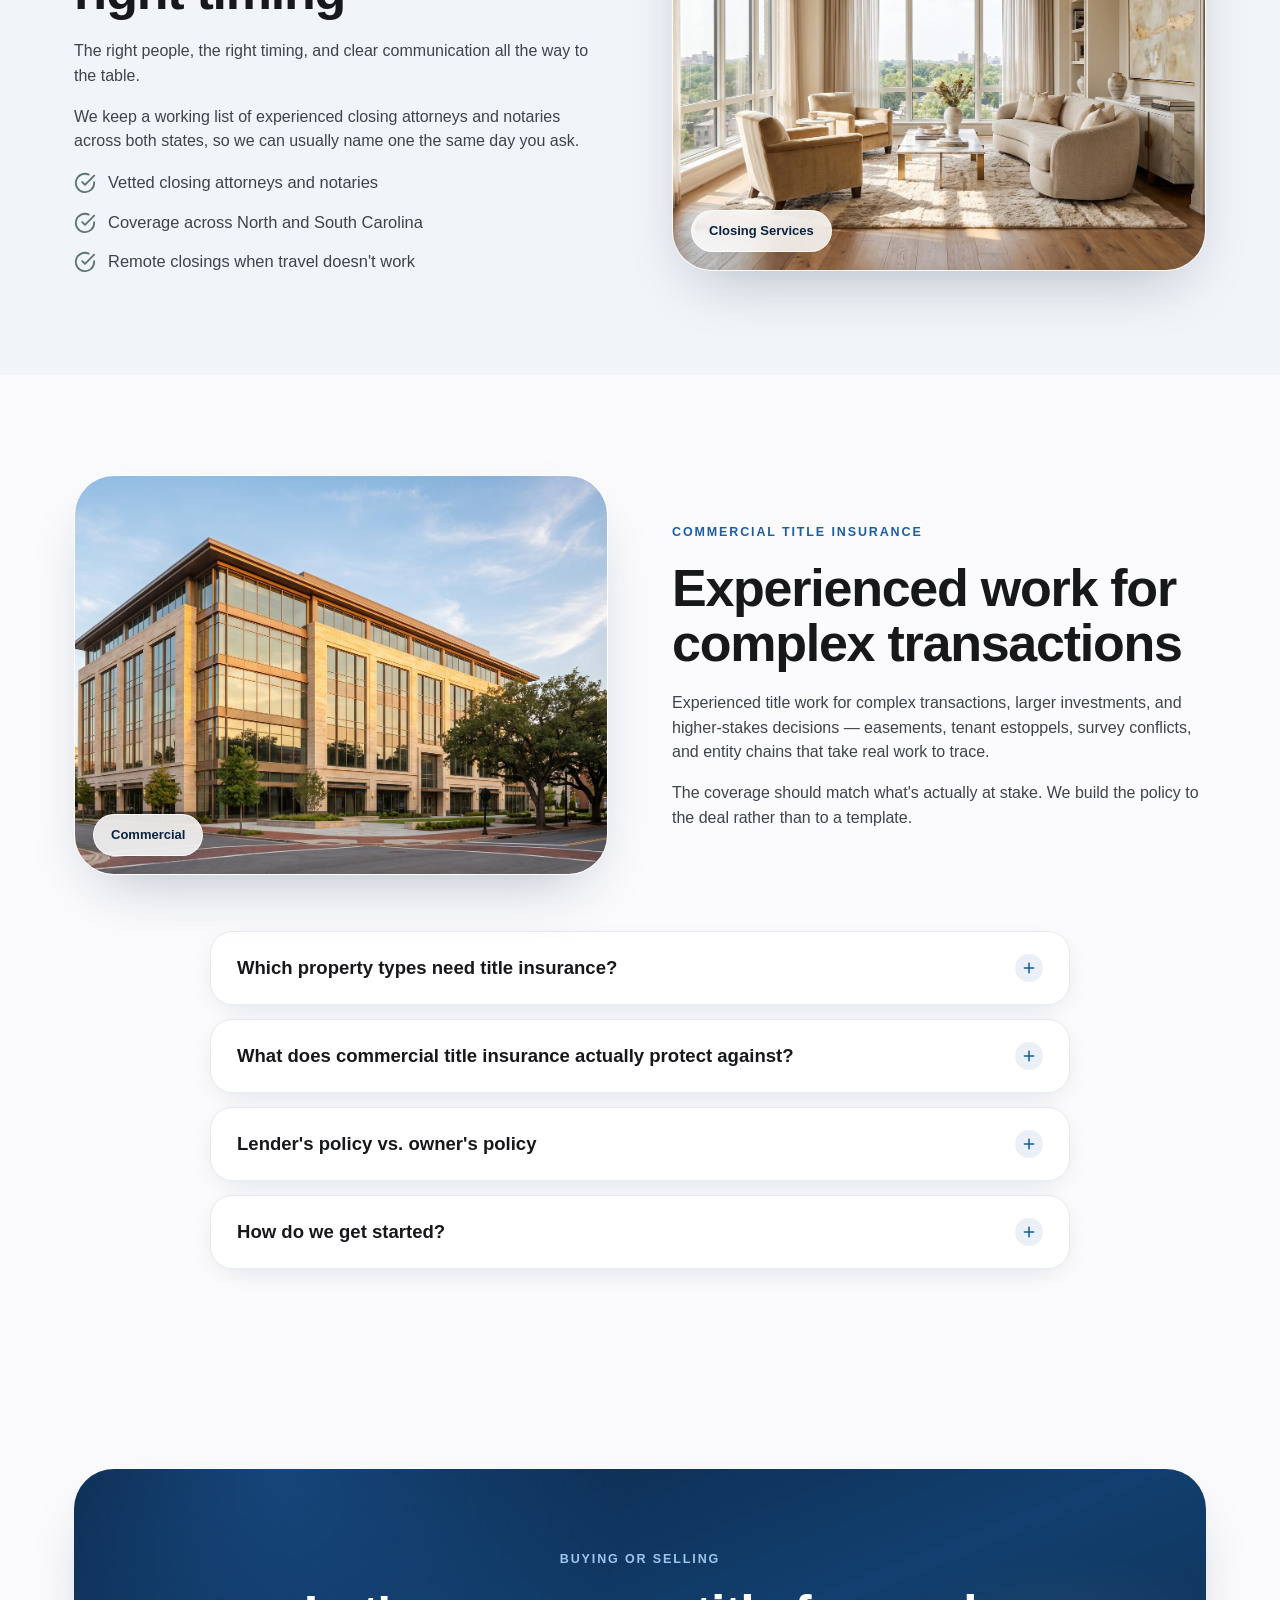
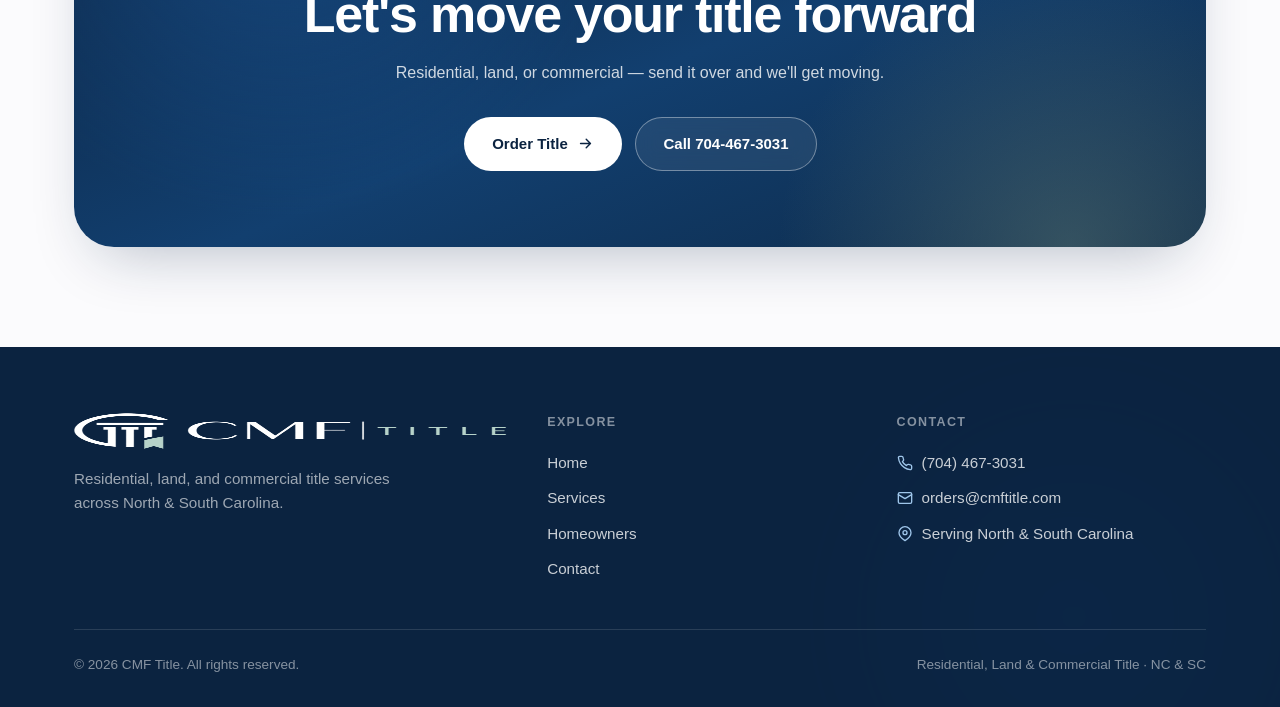
<file: services.html>
<!DOCTYPE html>
<html lang="en">
<head>
<meta charset="UTF-8" />
<meta name="viewport" content="width=device-width, initial-scale=1.0" />
<title>Services — CMF Title | Residential, Closing &amp; Commercial Title in SC &amp; NC</title>
<meta name="description" content="Residential, land, closing coordination, and commercial title services across North and South Carolina — handled with experience, efficiency, and clear communication from order through closing." />
<link rel="canonical" href="https://www.cmftitle.com/services" />
<meta property="og:type" content="website" />
<meta property="og:title" content="Services — CMF Title" />
<meta property="og:description" content="Residential and land title, closing services, and commercial title insurance across SC and NC." />
<meta property="og:url" content="https://www.cmftitle.com/services" />
<meta property="og:image" content="https://www.cmftitle.com/assets/img/commercial.jpg" />
<meta name="twitter:card" content="summary_large_image" />
<meta name="theme-color" content="#124278" />
<link rel="icon" href="/assets/img/favicon.png" />
<link rel="apple-touch-icon" href="/assets/img/favicon.png" />
<link rel="stylesheet" href="/assets/css/style.css" />
</head>
<body>
<div class="progress" id="progress"></div>

<!-- NAV -->
<header class="nav nav--over">
  <div class="nav__inner">
    <a href="/" class="nav__logo" aria-label="CMF Title home">
      <img class="logo-dark" src="/assets/img/logo.png" alt="CMF Title" width="776" height="200" />
      <img class="logo-light" src="/assets/img/logo-white.png" alt="CMF Title" width="776" height="200" />
    </a>
    <nav class="nav__links">
      <a href="/">Home</a>
      <a href="/services">Services</a>
      <a href="/homeowners">Homeowners</a>
      <a href="/contact">Contact</a>
    </nav>
    <div class="nav__cta">
      <a href="tel:7044673031" class="nav__phone">
        <svg viewBox="0 0 24 24" fill="none" stroke="currentColor" stroke-width="2" stroke-linecap="round" stroke-linejoin="round"><path d="M22 16.92v3a2 2 0 0 1-2.18 2 19.79 19.79 0 0 1-8.63-3.07 19.5 19.5 0 0 1-6-6 19.79 19.79 0 0 1-3.07-8.67A2 2 0 0 1 4.11 2h3a2 2 0 0 1 2 1.72 12.84 12.84 0 0 0 .7 2.81 2 2 0 0 1-.45 2.11L8.09 9.91a16 16 0 0 0 6 6l1.27-1.27a2 2 0 0 1 2.11-.45 12.84 12.84 0 0 0 2.81.7A2 2 0 0 1 22 16.92z"/></svg>
        704-467-3031
      </a>
      <a href="mailto:orders@cmftitle.com?subject=New%20Title%20Order%20-%20CMF%20Title" class="btn btn--primary btn--sm">
        Order Title
        <svg viewBox="0 0 24 24" fill="none" stroke="currentColor" stroke-width="2" stroke-linecap="round" stroke-linejoin="round"><path d="M5 12h14M13 6l6 6-6 6"/></svg>
      </a>
      <button class="nav__burger" aria-label="Menu" aria-expanded="false"><span></span><span></span><span></span></button>
    </div>
  </div>
</header>

<div class="mobile-menu">
  <a href="/">Home</a>
  <a href="/services">Services</a>
  <a href="/homeowners">Homeowners</a>
  <a href="/contact">Contact</a>
  <a href="tel:7044673031">Call 704-467-3031</a>
  <a href="mailto:orders@cmftitle.com?subject=New%20Title%20Order%20-%20CMF%20Title" class="btn btn--primary">Order Title</a>
</div>

<!-- PAGE HERO -->
<section class="subhero">
  <div class="wrap">
    <div class="section-head" data-reveal>
      <span class="eyebrow">Our services</span>
      <h1>Title services that <span class="text-grad--light">keep you moving.</span></h1>
      <p>Residential, land, closing coordination, and commercial title services — handled with experience, efficiency, and clear communication from order through closing.</p>
    </div>
  </div>
</section>

<!-- RESIDENTIAL -->
<section class="section section--tight">
  <div class="wrap">
    <div class="split">
      <div class="split__media" data-reveal>
        <img src="/assets/img/residential.jpg" alt="Southern farmhouse on open land" width="1300" height="975" loading="lazy" />
        <span class="badge-pill">Residential &amp; Land</span>
      </div>
      <div class="split__body d1" data-reveal>
        <span class="eyebrow">Residential &amp; Land Title Insurance</span>
        <h2>Clear title for the places you call home</h2>
        <p>Clear title for the places you call home — and the land you build on. We handle residential and land transactions with the same care whether it is a single lot or a large tract.</p>
        <p>We work across North and South Carolina and know the registers of deeds in both states. In-house underwriting means a question gets answered here rather than routed somewhere and waited on.</p>
        <p>Problems get flagged the day we find them, not the week before closing. If you have a date, we work to it.</p>
      </div>
    </div>

    <div class="grid grid-3 benefits" style="margin-top:56px;">
      <div class="feature" data-reveal><div class="feature__ico"><svg viewBox="0 0 24 24" fill="none" stroke="currentColor" stroke-width="1.8" stroke-linecap="round" stroke-linejoin="round"><path d="M4 19.5A2.5 2.5 0 0 1 6.5 17H20"/><path d="M6.5 2H20v20H6.5A2.5 2.5 0 0 1 4 19.5v-15A2.5 2.5 0 0 1 6.5 2z"/></svg></div><div><b>Experienced</b><span>20+ years of title work</span></div></div>
      <div class="feature d1" data-reveal><div class="feature__ico"><svg viewBox="0 0 24 24" fill="none" stroke="currentColor" stroke-width="1.8" stroke-linecap="round" stroke-linejoin="round"><path d="M21 11.5a8.4 8.4 0 0 1-.9 3.8 8.5 8.5 0 0 1-7.6 4.7 8.4 8.4 0 0 1-3.8-.9L3 21l1.9-5.7a8.4 8.4 0 0 1-.9-3.8 8.5 8.5 0 0 1 4.7-7.6 8.4 8.4 0 0 1 3.8-.9h.5a8.48 8.48 0 0 1 8 8z"/></svg></div><div><b>Responsive</b><span>Answered here, not routed</span></div></div>
      <div class="feature d2" data-reveal><div class="feature__ico"><svg viewBox="0 0 24 24" fill="none" stroke="currentColor" stroke-width="1.8" stroke-linecap="round" stroke-linejoin="round"><circle cx="12" cy="12" r="10"/><path d="m8.5 12 2.5 2.5 5-5"/></svg></div><div><b>Fast &amp; Accurate</b><span>Right the first time</span></div></div>
      <div class="feature" data-reveal><div class="feature__ico"><svg viewBox="0 0 24 24" fill="none" stroke="currentColor" stroke-width="1.8" stroke-linecap="round" stroke-linejoin="round"><path d="m1 6 7-3 8 3 7-3v15l-7 3-8-3-7 3z"/><path d="M8 3v15M16 6v15"/></svg></div><div><b>Statewide NC &amp; SC</b><span>Both states, same service</span></div></div>
      <div class="feature d1" data-reveal><div class="feature__ico"><svg viewBox="0 0 24 24" fill="none" stroke="currentColor" stroke-width="1.8" stroke-linecap="round" stroke-linejoin="round"><path d="m12 2 10 5-10 5L2 7z"/><path d="m2 17 10 5 10-5M2 12l10 5 10-5"/></svg></div><div><b>Complex Files Welcome</b><span>Difficult title is still title</span></div></div>
      <div class="feature d2" data-reveal><div class="feature__ico"><svg viewBox="0 0 24 24" fill="none" stroke="currentColor" stroke-width="1.8" stroke-linecap="round" stroke-linejoin="round"><path d="M14 9a2 2 0 0 1-2 2H6l-4 4V4a2 2 0 0 1 2-2h8a2 2 0 0 1 2 2z"/><path d="M18 9h2a2 2 0 0 1 2 2v11l-4-4h-6a2 2 0 0 1-2-2v-1"/></svg></div><div><b>Clear Communication</b><span>Order through closing</span></div></div>
    </div>
  </div>
</section>

<!-- CLOSING SERVICES -->
<section class="section section--tight section--alt">
  <div class="wrap">
    <div class="split split--rev">
      <div class="split__media" data-reveal>
        <img src="/assets/img/closing.jpg" alt="Signing closing documents with a fountain pen" width="1300" height="975" loading="lazy" />
        <span class="badge-pill">Closing Services</span>
      </div>
      <div class="split__body d1" data-reveal>
        <span class="eyebrow">Closing Services</span>
        <h2>The right people, the right timing</h2>
        <p>The right people, the right timing, and clear communication all the way to the table.</p>
        <p>We keep a working list of experienced closing attorneys and notaries across both states, so we can usually name one the same day you ask.</p>
        <ul class="checklist">
          <li><svg viewBox="0 0 24 24" fill="none" stroke="currentColor" stroke-width="2" stroke-linecap="round" stroke-linejoin="round"><path d="M22 11.08V12a10 10 0 1 1-5.93-9.14"/><path d="M22 4 12 14.01l-3-3"/></svg>Vetted closing attorneys and notaries</li>
          <li><svg viewBox="0 0 24 24" fill="none" stroke="currentColor" stroke-width="2" stroke-linecap="round" stroke-linejoin="round"><path d="M22 11.08V12a10 10 0 1 1-5.93-9.14"/><path d="M22 4 12 14.01l-3-3"/></svg>Coverage across North and South Carolina</li>
          <li><svg viewBox="0 0 24 24" fill="none" stroke="currentColor" stroke-width="2" stroke-linecap="round" stroke-linejoin="round"><path d="M22 11.08V12a10 10 0 1 1-5.93-9.14"/><path d="M22 4 12 14.01l-3-3"/></svg>Remote closings when travel doesn't work</li>
        </ul>
      </div>
    </div>
  </div>
</section>

<!-- COMMERCIAL -->
<section class="section section--tight">
  <div class="wrap">
    <div class="split">
      <div class="split__media" data-reveal>
        <img src="/assets/img/commercial.jpg" alt="Modern commercial office building" width="1300" height="975" loading="lazy" />
        <span class="badge-pill">Commercial</span>
      </div>
      <div class="split__body d1" data-reveal>
        <span class="eyebrow">Commercial Title Insurance</span>
        <h2>Experienced work for complex transactions</h2>
        <p>Experienced title work for complex transactions, larger investments, and higher-stakes decisions — easements, tenant estoppels, survey conflicts, and entity chains that take real work to trace.</p>
        <p>The coverage should match what's actually at stake. We build the policy to the deal rather than to a template.</p>
      </div>
    </div>

    <div class="accordion" style="margin-top:56px;">
      <div class="acc" data-reveal>
        <button class="acc__q" aria-expanded="false">Which property types need title insurance?<span class="ico"><svg viewBox="0 0 24 24" fill="none" stroke="currentColor" stroke-width="2.4" stroke-linecap="round"><path d="M12 5v14M5 12h14"/></svg></span></button>
        <div class="acc__a"><div class="acc__a-inner"><p>Effectively all of them. It matters most on commercial deals, where the prices are higher and the agreements more complicated — but a residential buyer with a clouded title has the same problem on a smaller scale.</p></div></div>
      </div>
      <div class="acc" data-reveal>
        <button class="acc__q" aria-expanded="false">What does commercial title insurance actually protect against?<span class="ico"><svg viewBox="0 0 24 24" fill="none" stroke="currentColor" stroke-width="2.4" stroke-linecap="round"><path d="M12 5v14M5 12h14"/></svg></span></button>
        <div class="acc__a"><div class="acc__a-inner"><p>Anything that surfaces later and challenges your ownership — a recording error, a lien nobody released, a forged signature, an heir nobody knew about.</p><p>Without a policy, defending that claim and any loss on it comes out of your pocket.</p></div></div>
      </div>
      <div class="acc" data-reveal>
        <button class="acc__q" aria-expanded="false">Lender's policy vs. owner's policy<span class="ico"><svg viewBox="0 0 24 24" fill="none" stroke="currentColor" stroke-width="2.4" stroke-linecap="round"><path d="M12 5v14M5 12h14"/></svg></span></button>
        <div class="acc__a"><div class="acc__a-inner"><p>The lender's policy protects the lender for the loan amount. The owner's policy protects you for the purchase price. If you're financing, you'll typically be buying both.</p><p>The lender's policy shrinks as the loan is paid down. The owner's doesn't — it holds for as long as you have an interest in the property.</p></div></div>
      </div>
      <div class="acc" data-reveal>
        <button class="acc__q" aria-expanded="false">How do we get started?<span class="ico"><svg viewBox="0 0 24 24" fill="none" stroke="currentColor" stroke-width="2.4" stroke-linecap="round"><path d="M12 5v14M5 12h14"/></svg></span></button>
        <div class="acc__a"><div class="acc__a-inner"><p>Send the contract to orders@cmftitle.com or call (704) 467-3031. We'll tell you what we need and start the search — usually the same day.</p></div></div>
      </div>
    </div>
  </div>
</section>

<!-- CTA -->
<section class="section section--tight">
  <div class="wrap">
    <div class="cta-card" data-reveal>
      <span class="eyebrow eyebrow--light">Buying or selling</span>
      <h2>Let's move your title forward</h2>
      <p>Residential, land, or commercial — send it over and we'll get moving.</p>
      <div class="cta-actions">
        <a href="mailto:orders@cmftitle.com?subject=New%20Title%20Order%20-%20CMF%20Title" class="btn btn--light">
          Order Title
          <svg viewBox="0 0 24 24" fill="none" stroke="currentColor" stroke-width="2" stroke-linecap="round" stroke-linejoin="round"><path d="M5 12h14M13 6l6 6-6 6"/></svg>
        </a>
        <a href="tel:7044673031" class="btn btn--outline-light">Call 704-467-3031</a>
      </div>
    </div>
  </div>
</section>

<!-- FOOTER -->
<footer class="footer">
  <div class="blob blob--a" style="bottom:-50%;right:-5%;opacity:.16;"></div>
  <div class="wrap">
    <div class="footer__grid">
      <div>
        <div class="footer__logo"><img src="/assets/img/logo-white.png" alt="CMF Title" width="776" height="200" /></div>
        <p>Residential, land, and commercial title services across North &amp; South Carolina.</p>
      </div>
      <div>
        <h4>Explore</h4>
        <div class="footer__links">
          <a href="/">Home</a>
          <a href="/services">Services</a>
          <a href="/homeowners">Homeowners</a>
          <a href="/contact">Contact</a>
        </div>
      </div>
      <div>
        <h4>Contact</h4>
        <div class="footer__contact">
          <a href="tel:7044673031"><svg viewBox="0 0 24 24" fill="none" stroke="currentColor" stroke-width="2" stroke-linecap="round" stroke-linejoin="round"><path d="M22 16.92v3a2 2 0 0 1-2.18 2 19.79 19.79 0 0 1-8.63-3.07 19.5 19.5 0 0 1-6-6 19.79 19.79 0 0 1-3.07-8.67A2 2 0 0 1 4.11 2h3a2 2 0 0 1 2 1.72 12.84 12.84 0 0 0 .7 2.81 2 2 0 0 1-.45 2.11L8.09 9.91a16 16 0 0 0 6 6l1.27-1.27a2 2 0 0 1 2.11-.45 12.84 12.84 0 0 0 2.81.7A2 2 0 0 1 22 16.92z"/></svg>(704) 467-3031</a>
          <a href="mailto:orders@cmftitle.com"><svg viewBox="0 0 24 24" fill="none" stroke="currentColor" stroke-width="2" stroke-linecap="round" stroke-linejoin="round"><rect x="2" y="4" width="20" height="16" rx="2"/><path d="m22 7-10 6L2 7"/></svg>orders@cmftitle.com</a>
          <span><svg viewBox="0 0 24 24" fill="none" stroke="currentColor" stroke-width="2" stroke-linecap="round" stroke-linejoin="round"><path d="M21 10c0 6-9 12-9 12s-9-6-9-12a9 9 0 0 1 18 0z"/><circle cx="12" cy="10" r="3"/></svg>Serving North &amp; South Carolina</span>
        </div>
      </div>
    </div>
    <div class="footer__bottom">
      <span>&copy; <span id="year">2026</span> CMF Title. All rights reserved.</span>
      <span>Residential, Land &amp; Commercial Title &middot; NC &amp; SC</span>
    </div>
  </div>
</footer>

<div class="order-bar">
  <a href="tel:7044673031" class="btn btn--ghost">Call</a>
  <a href="mailto:orders@cmftitle.com?subject=New%20Title%20Order%20-%20CMF%20Title" class="btn btn--primary">Order Title</a>
</div>

<script src="/assets/js/main.js"></script>
</body>
</html>
</file>
<file: assets/css/style.css>
/* =========================================================
   CMF Title — Design System
   Apple-inspired · floating dynamic imagery · soft depth
   Brand: Deep Blue #124278 · Sage Green #5b7672
   ========================================================= */

:root{
  /* Ink & surfaces */
  --ink:        #16181c;
  --ink-soft:   #3e434b;
  --muted:      #6b7079;
  --line:       rgba(18,66,120,.10);
  --line-2:     rgba(18,66,120,.16);
  --bg:         #fbfbfd;
  --bg-2:       #f1f4f8;
  --bg-3:       #eaf0f6;
  --white:      #ffffff;

  /* Brand */
  --brand:      #124278;
  --brand-lift: #1d5da3;
  --brand-air:  #4a8bc9;
  --green:      #5b7672;
  --green-lift: #74928c;
  --navy:       #0b2340;

  --grad-brand:  linear-gradient(118deg,#124278 0%,#1d5da3 46%,#5b7672 100%);
  --grad-brand-r:linear-gradient(118deg,#5b7672 0%,#1d5da3 54%,#124278 100%);
  --grad-light:  linear-gradient(112deg,#a9cdef 0%,#c2dbea 44%,#aec7c0 100%);
  --grad-ink:    linear-gradient(158deg,#0b2340 0%,#123f6f 52%,#0d2a49 100%);
  --grad-wash:   linear-gradient(118deg,rgba(18,66,120,.10),rgba(91,118,114,.10));

  /* Glass */
  --glass-bg:  rgba(255,255,255,.70);
  --glass-brd: rgba(255,255,255,.78);
  --glass-sh:  0 22px 54px -22px rgba(11,35,64,.30);

  /* Radius / motion / shadow */
  --r-xs: 10px;
  --r-sm: 14px;
  --r:    22px;
  --r-lg: 30px;
  --r-xl: 40px;
  --ease: cubic-bezier(.22,1,.36,1);
  --ease-out: cubic-bezier(.16,1,.3,1);
  --sh-soft: 0 8px 30px -12px rgba(11,35,64,.18);
  --sh-card: 0 26px 64px -26px rgba(11,35,64,.32);
  --sh-lift: 0 34px 78px -28px rgba(11,35,64,.40);

  --maxw: 1180px;
  --nav-h: 70px;
}

/* ---------- Reset ---------- */
*{margin:0;padding:0;box-sizing:border-box}
html{scroll-behavior:smooth;-webkit-text-size-adjust:100%;scroll-padding-top:90px}
body{
  font-family:-apple-system,BlinkMacSystemFont,"SF Pro Display","Segoe UI",Roboto,Helvetica,Arial,sans-serif;
  color:var(--ink);background:var(--bg);line-height:1.55;
  -webkit-font-smoothing:antialiased;text-rendering:optimizeLegibility;overflow-x:hidden;
}
img{display:block;max-width:100%}
a{color:inherit;text-decoration:none}
button{font-family:inherit;cursor:pointer}
::selection{background:rgba(29,93,163,.18)}

/* ---------- Layout ---------- */
.wrap{width:100%;max-width:var(--maxw);margin:0 auto;padding:0 24px}
.section{position:relative;padding:clamp(70px,10vw,130px) 0}
.section--tight{padding:clamp(48px,7vw,90px) 0}
.section--alt{background:var(--bg-2)}

.eyebrow{
  display:inline-block;font-size:12.5px;font-weight:700;letter-spacing:.15em;
  text-transform:uppercase;color:var(--brand-lift);margin-bottom:18px;
}
.eyebrow--light{color:#9fc6ea}

h1,h2,h3{letter-spacing:-.024em;line-height:1.06;font-weight:700}
h1{font-size:clamp(2.5rem,5.8vw,4.5rem)}
h2{font-size:clamp(2rem,4.3vw,3.25rem)}
h3{font-size:clamp(1.22rem,2.1vw,1.55rem);letter-spacing:-.012em}
p{color:var(--ink-soft);font-size:clamp(1rem,1.2vw,1.11rem)}

.section-head{max-width:730px;margin:0 auto clamp(40px,6vw,66px);text-align:center}
.section-head p{margin-top:18px;font-size:clamp(1.04rem,1.4vw,1.2rem)}
.text-grad{
  background:var(--grad-brand);-webkit-background-clip:text;background-clip:text;
  -webkit-text-fill-color:transparent;color:transparent;
}
.text-grad--light{background:var(--grad-light);-webkit-background-clip:text;background-clip:text;-webkit-text-fill-color:transparent;color:transparent}

/* ---------- Scroll progress ---------- */
.progress{position:fixed;top:0;left:0;height:3px;width:0;z-index:200;background:var(--grad-brand);
  box-shadow:0 0 12px rgba(29,93,163,.5);transition:width .1s linear}

/* ---------- Buttons ---------- */
.btn{
  display:inline-flex;align-items:center;gap:9px;padding:14px 27px;border-radius:999px;
  font-size:15px;font-weight:650;border:1px solid transparent;white-space:nowrap;
  transition:transform .35s var(--ease),box-shadow .35s var(--ease),background .3s var(--ease),color .3s var(--ease);
}
.btn svg{width:17px;height:17px;transition:transform .35s var(--ease)}
.btn:hover svg{transform:translateX(3px)}
.btn--primary{color:#fff;background:var(--grad-brand);box-shadow:0 14px 34px -12px rgba(18,66,120,.62)}
.btn--primary:hover{transform:translateY(-3px);box-shadow:0 24px 48px -14px rgba(18,66,120,.68)}
.btn--ghost{color:var(--ink);background:rgba(255,255,255,.7);border-color:var(--line-2);backdrop-filter:blur(10px)}
.btn--ghost:hover{transform:translateY(-3px);box-shadow:var(--sh-soft);border-color:var(--brand-air)}
.btn--light{color:var(--navy);background:#fff}
.btn--light:hover{transform:translateY(-3px);box-shadow:0 22px 44px -14px rgba(0,0,0,.42)}
.btn--outline-light{color:#fff;border-color:rgba(255,255,255,.38);background:rgba(255,255,255,.07);backdrop-filter:blur(10px)}
.btn--outline-light:hover{transform:translateY(-3px);background:rgba(255,255,255,.16)}
.btn--sm{padding:11px 20px;font-size:14px}

/* ---------- Navbar ---------- */
.nav{position:fixed;top:0;left:0;right:0;z-index:120;height:var(--nav-h);display:flex;align-items:center;
  transition:background .4s var(--ease),box-shadow .4s var(--ease),backdrop-filter .4s var(--ease)}
.nav__inner{width:100%;max-width:var(--maxw);margin:0 auto;padding:0 24px;
  display:flex;align-items:center;justify-content:space-between;gap:18px}
.nav.scrolled{background:rgba(251,251,253,.80);backdrop-filter:saturate(180%) blur(22px);
  -webkit-backdrop-filter:saturate(180%) blur(22px);box-shadow:0 1px 0 rgba(18,66,120,.10)}
.nav__logo{display:flex;align-items:center;gap:11px}
.nav__logo img{height:44px;width:auto}
.nav__logo .logo-light{display:none}
.nav__links{display:flex;align-items:center;gap:34px}
.nav__links a{font-size:14.5px;font-weight:550;color:var(--ink-soft);position:relative;transition:color .25s var(--ease)}
.nav__links a::after{content:"";position:absolute;left:0;bottom:-7px;height:2px;width:0;
  background:var(--grad-brand);border-radius:2px;transition:width .3s var(--ease)}
.nav__links a:hover,.nav__links a.active{color:var(--ink)}
.nav__links a:hover::after,.nav__links a.active::after{width:100%}
.nav__cta{display:flex;align-items:center;gap:16px}
.nav__phone{display:inline-flex;align-items:center;gap:7px;font-size:14px;font-weight:650;color:var(--ink)}
.nav__phone svg{width:15px;height:15px;color:var(--brand-lift)}
.nav__burger{display:none;width:42px;height:42px;border-radius:12px;background:rgba(255,255,255,.7);
  border:1px solid var(--line-2);flex-direction:column;align-items:center;justify-content:center;gap:5px}
.nav__burger span{width:18px;height:2px;background:var(--ink);border-radius:2px;transition:.3s var(--ease)}
.nav.open .nav__burger span:nth-child(1){transform:translateY(7px) rotate(45deg)}
.nav.open .nav__burger span:nth-child(2){opacity:0}
.nav.open .nav__burger span:nth-child(3){transform:translateY(-7px) rotate(-45deg)}

/* Transparent nav over dark hero */
.nav:not(.scrolled).nav--over{background:transparent;box-shadow:none}
.nav:not(.scrolled).nav--over .nav__links a{color:rgba(255,255,255,.88)}
.nav:not(.scrolled).nav--over .nav__links a:hover,
.nav:not(.scrolled).nav--over .nav__links a.active{color:#fff}
.nav:not(.scrolled).nav--over .nav__phone{color:#fff}
.nav:not(.scrolled).nav--over .nav__phone svg{color:#fff}
.nav:not(.scrolled).nav--over .logo-dark{display:none}
.nav:not(.scrolled).nav--over .logo-light{display:block}
.nav:not(.scrolled).nav--over .nav__burger{background:rgba(255,255,255,.16);border-color:rgba(255,255,255,.4)}
.nav:not(.scrolled).nav--over .nav__burger span{background:#fff}
.nav.scrolled .logo-light{display:none}
.nav.scrolled .logo-dark{display:block}

/* Mobile menu */
.mobile-menu{position:fixed;inset:var(--nav-h) 0 auto 0;z-index:119;
  background:rgba(251,251,253,.97);backdrop-filter:blur(26px);padding:22px 24px 26px;
  display:flex;flex-direction:column;gap:2px;transform:translateY(-145%);
  transition:transform .5s var(--ease);box-shadow:var(--sh-soft);border-bottom:1px solid var(--line)}
.mobile-menu.open{transform:translateY(0)}
.mobile-menu a{padding:14px 6px;font-size:17.5px;font-weight:550;border-bottom:1px solid var(--line)}
.mobile-menu .btn{margin-top:16px;justify-content:center;border-bottom:none}

/* Sticky mobile order bar */
.order-bar{position:fixed;left:0;right:0;bottom:0;z-index:110;display:none;gap:10px;padding:10px 14px
  calc(10px + env(safe-area-inset-bottom));background:rgba(255,255,255,.92);
  backdrop-filter:saturate(180%) blur(20px);border-top:1px solid var(--line);box-shadow:0 -6px 24px -12px rgba(11,35,64,.24)}
.order-bar .btn{flex:1;justify-content:center;padding:13px 16px;font-size:14.5px}

/* ---------- Ambient blobs / mesh ---------- */
.blob{position:absolute;border-radius:50%;filter:blur(80px);opacity:.55;z-index:0;pointer-events:none}
.blob--a{width:540px;height:540px;background:radial-gradient(circle,rgba(29,93,163,.48),transparent 70%)}
.blob--b{width:470px;height:470px;background:radial-gradient(circle,rgba(91,118,114,.44),transparent 70%)}
.blob--c{width:400px;height:400px;background:radial-gradient(circle,rgba(74,139,201,.40),transparent 70%)}
.mesh{position:absolute;inset:0;z-index:0;pointer-events:none;overflow:hidden}
.mesh::before{content:"";position:absolute;inset:0;
  background-image:linear-gradient(rgba(18,66,120,.045) 1px,transparent 1px),
                   linear-gradient(90deg,rgba(18,66,120,.045) 1px,transparent 1px);
  background-size:56px 56px;
  -webkit-mask-image:radial-gradient(ellipse 70% 60% at 50% 30%,#000 0%,transparent 78%);
          mask-image:radial-gradient(ellipse 70% 60% at 50% 30%,#000 0%,transparent 78%)}

/* ---------- HERO (home) ---------- */
.hero{position:relative;overflow:hidden;
  padding-top:calc(var(--nav-h) + clamp(44px,7vw,86px));
  padding-bottom:clamp(96px,12vw,150px)}
.hero__grid{position:relative;z-index:2;display:grid;grid-template-columns:1.02fr .98fr;
  gap:clamp(30px,4.5vw,64px);align-items:center}
.hero__badge{display:inline-flex;align-items:center;gap:9px;padding:8px 16px;margin-bottom:24px;
  background:rgba(255,255,255,.76);border:1px solid var(--glass-brd);border-radius:999px;
  font-size:13px;font-weight:650;color:var(--ink-soft);box-shadow:var(--sh-soft);backdrop-filter:blur(12px)}
.hero__badge .dot{width:8px;height:8px;border-radius:50%;background:#37a06f;
  box-shadow:0 0 0 4px rgba(55,160,111,.2);animation:pulse 2.4s var(--ease) infinite}
@keyframes pulse{0%,100%{box-shadow:0 0 0 4px rgba(55,160,111,.2)}50%{box-shadow:0 0 0 8px rgba(55,160,111,.06)}}
.hero h1{margin-bottom:22px;text-wrap:balance}
.hero__sub{font-size:clamp(1.06rem,1.45vw,1.24rem);color:var(--ink-soft);max-width:540px;margin-bottom:32px}
.hero__actions{display:flex;flex-wrap:wrap;gap:13px;align-items:center}
.hero-badges{display:flex;flex-wrap:wrap;gap:14px 26px;margin-top:32px}
.hero-badges span{display:inline-flex;align-items:center;gap:9px;font-size:.93rem;font-weight:550;color:var(--ink-soft)}
.hero-badges svg{width:19px;height:19px;color:var(--green);flex:none}

/* Floating dynamic image cluster */
.hero__visual{position:relative;height:clamp(400px,44vw,540px);perspective:1400px}
.fimg{position:absolute;border-radius:var(--r-xl);overflow:hidden;
  box-shadow:var(--sh-lift);border:1px solid rgba(255,255,255,.7);will-change:transform;
  transition:transform .9s var(--ease-out)}
.fimg img{width:100%;height:100%;object-fit:cover}
.fimg--main{inset:4% 8% 10% 0;z-index:2}
.fimg--sub{width:44%;aspect-ratio:3/4;right:-2%;bottom:2%;z-index:4;border-radius:var(--r-lg)}
.fimg--tag{width:34%;aspect-ratio:4/3;right:2%;top:-4%;z-index:1;border-radius:var(--r-lg);opacity:.95}

.gchip{position:absolute;z-index:6;background:var(--glass-bg);backdrop-filter:blur(20px) saturate(170%);
  -webkit-backdrop-filter:blur(20px) saturate(170%);border:1px solid var(--glass-brd);
  border-radius:var(--r);box-shadow:var(--glass-sh);padding:14px 17px;will-change:transform;
  transition:transform .9s var(--ease-out)}
.gchip .gc-ico{width:36px;height:36px;border-radius:11px;display:grid;place-items:center;
  background:var(--grad-brand);color:#fff;margin-bottom:9px}
.gchip .gc-ico svg{width:19px;height:19px}
.gchip .gc-t{font-size:13px;font-weight:750;color:var(--ink);letter-spacing:-.01em;line-height:1.25}
.gchip .gc-s{font-size:11.5px;color:var(--muted);margin-top:2px}
.gchip--1{top:8%;left:-7%}
.gchip--2{bottom:26%;left:-9%;display:flex;align-items:center;gap:11px;padding:12px 17px}
.gchip--2 .pulse{width:34px;height:34px;border-radius:50%;background:rgba(55,160,111,.14);display:grid;place-items:center;flex:none}
.gchip--2 .pulse i{width:10px;height:10px;border-radius:50%;background:#37a06f;animation:pulse 2.4s var(--ease) infinite}
.gchip--3{bottom:-3%;left:16%;display:flex;align-items:center;gap:12px;padding:12px 18px}
.gchip--3 b{font-size:1.5rem;font-weight:750;letter-spacing:-.03em;line-height:1}

@keyframes floaty{0%,100%{transform:translateY(0)}50%{transform:translateY(-13px)}}
.anim-float{animation:floaty 7s ease-in-out infinite}
.anim-float.d-a{animation-delay:-2.4s}
.anim-float.d-b{animation-delay:-4.8s}

/* Floating stats overlapping hero */
.stats-float{position:relative;z-index:6;margin-top:clamp(-84px,-7vw,-60px);padding-top:0}
.stats{display:grid;grid-template-columns:repeat(4,1fr);gap:18px}
.stat-card{text-align:center;padding:30px 18px;border-radius:var(--r-lg);background:rgba(255,255,255,.86);
  backdrop-filter:blur(18px) saturate(160%);-webkit-backdrop-filter:blur(18px) saturate(160%);
  border:1px solid var(--glass-brd);box-shadow:var(--sh-card);
  transition:transform .45s var(--ease),box-shadow .45s var(--ease)}
.stat-card:hover{transform:translateY(-7px);box-shadow:var(--sh-lift)}
.stat-card b{font-size:clamp(1.95rem,3.3vw,2.7rem);font-weight:750;letter-spacing:-.035em;display:block;line-height:1.08}
.stat-card b .text-grad{display:inline}
.stat-card span{font-size:13.5px;color:var(--muted);font-weight:550;display:block;margin-top:7px}

/* ---------- County marquee ---------- */
.marquee{position:relative;overflow:hidden;padding:26px 0;background:var(--bg-2);
  border-top:1px solid var(--line);border-bottom:1px solid var(--line)}
.marquee::before,.marquee::after{content:"";position:absolute;top:0;bottom:0;width:110px;z-index:2;pointer-events:none}
.marquee::before{left:0;background:linear-gradient(90deg,var(--bg-2),transparent)}
.marquee::after{right:0;background:linear-gradient(270deg,var(--bg-2),transparent)}
.marquee__track{display:flex;width:max-content;animation:slide 42s linear infinite}
.marquee:hover .marquee__track{animation-play-state:paused}
.marquee__group{display:flex;align-items:center;gap:14px;padding-right:14px}
.mq-item{display:inline-flex;align-items:center;gap:8px;padding:9px 18px;border-radius:999px;
  background:#fff;border:1px solid var(--line);font-size:13.5px;font-weight:600;color:var(--ink-soft);white-space:nowrap}
.mq-item svg{width:14px;height:14px;color:var(--green);flex:none}
@keyframes slide{from{transform:translateX(0)}to{transform:translateX(-50%)}}

/* ---------- Cards ---------- */
.grid{display:grid;gap:22px}
.grid-2{grid-template-columns:repeat(2,1fr)}
.grid-3{grid-template-columns:repeat(3,1fr)}
.grid-4{grid-template-columns:repeat(4,1fr)}

.card{position:relative;background:var(--white);border:1px solid var(--line);border-radius:var(--r-lg);
  padding:32px;box-shadow:var(--sh-soft);overflow:hidden;z-index:1;
  transition:transform .5s var(--ease),box-shadow .5s var(--ease)}
.card::before{content:"";position:absolute;inset:0;border-radius:inherit;padding:1px;background:var(--grad-brand);
  -webkit-mask:linear-gradient(#fff 0 0) content-box,linear-gradient(#fff 0 0);
  -webkit-mask-composite:xor;mask-composite:exclude;opacity:0;transition:opacity .5s var(--ease)}
.card::after{content:"";position:absolute;top:-40%;right:-30%;width:220px;height:220px;border-radius:50%;
  background:var(--grad-wash);filter:blur(40px);opacity:0;transition:opacity .6s var(--ease);z-index:-1}
.card:hover{transform:translateY(-9px);box-shadow:var(--sh-card)}
.card:hover::before,.card:hover::after{opacity:1}
.card__ico{width:54px;height:54px;border-radius:16px;display:grid;place-items:center;
  background:linear-gradient(135deg,rgba(18,66,120,.12),rgba(91,118,114,.14));color:var(--brand);margin-bottom:22px}
.card__ico svg{width:26px;height:26px}
.card h3{margin-bottom:10px}
.card p{font-size:1rem}
.card p+p{margin-top:12px}

/* Feature chips */
.feature{display:flex;align-items:flex-start;gap:14px;padding:20px 22px;background:var(--white);
  border:1px solid var(--line);border-radius:var(--r);box-shadow:var(--sh-soft);
  transition:transform .45s var(--ease),box-shadow .45s var(--ease)}
.feature:hover{transform:translateY(-6px);box-shadow:var(--sh-card)}
.feature__ico{flex:0 0 auto;width:40px;height:40px;border-radius:12px;display:grid;place-items:center;
  background:var(--grad-brand);color:#fff}
.feature__ico svg{width:21px;height:21px}
.feature b{font-size:1.01rem;font-weight:680;display:block;letter-spacing:-.01em}
.feature span{font-size:.9rem;color:var(--muted)}

/* ---------- Process timeline ---------- */
.steps{display:grid;grid-template-columns:repeat(4,1fr);gap:20px;position:relative}
.steps::before{content:"";position:absolute;top:30px;left:8%;right:8%;height:2px;
  background:linear-gradient(90deg,rgba(18,66,120,.22),rgba(91,118,114,.22));z-index:0}
.step{position:relative;z-index:1;text-align:center;padding:0 6px}
.step__n{width:60px;height:60px;margin:0 auto 18px;border-radius:50%;display:grid;place-items:center;
  background:#fff;border:1px solid var(--line-2);box-shadow:var(--sh-soft);
  font-size:1.05rem;font-weight:750;color:var(--brand);
  transition:transform .45s var(--ease),box-shadow .45s var(--ease),background .4s,color .4s}
.step:hover .step__n{transform:translateY(-6px) scale(1.06);background:var(--grad-brand);color:#fff;box-shadow:var(--sh-card)}
.step h3{font-size:1.12rem;margin-bottom:8px}
.step p{font-size:.97rem}

/* ---------- Split / alternating media ---------- */
.split{display:grid;grid-template-columns:1fr 1fr;gap:clamp(34px,5vw,72px);align-items:center}
.split--rev .split__media{order:2}
.split__media{position:relative;border-radius:var(--r-xl);overflow:hidden;box-shadow:var(--sh-card);
  border:1px solid rgba(255,255,255,.6);aspect-ratio:4/3}
.split__media img{width:100%;height:100%;object-fit:cover;transition:transform 1.2s var(--ease)}
.split__media:hover img{transform:scale(1.06)}
.split__body h2{margin-bottom:20px}
.split__body p{margin-bottom:16px}
.split__body p:last-child{margin-bottom:0}
.badge-pill{position:absolute;bottom:18px;left:18px;padding:10px 17px;border-radius:999px;
  background:rgba(255,255,255,.84);backdrop-filter:blur(14px);border:1px solid var(--glass-brd);
  font-size:13px;font-weight:700;color:var(--navy);box-shadow:var(--sh-soft)}

/* Check list */
.checklist{list-style:none;display:grid;gap:14px;margin-top:8px}
.checklist li{display:flex;align-items:flex-start;gap:12px;font-size:1.03rem;color:var(--ink-soft)}
.checklist li svg{flex:0 0 auto;width:22px;height:22px;color:var(--green);margin-top:2px}
.checklist--tight li{font-size:.99rem}

/* ---------- Dark band / CTA ---------- */
.band{position:relative;overflow:hidden;background:var(--grad-ink);color:#fff}
.band h2{color:#fff}
.band p{color:rgba(255,255,255,.74)}
.band .wrap{position:relative;z-index:2}

.cta-card{position:relative;overflow:hidden;border-radius:var(--r-xl);padding:clamp(40px,6vw,78px);
  background:var(--grad-ink);color:#fff;text-align:center;box-shadow:var(--sh-card)}
.cta-card::after{content:"";position:absolute;inset:0;z-index:0;
  background:radial-gradient(620px circle at 18% 0%,rgba(29,93,163,.55),transparent 56%),
             radial-gradient(520px circle at 88% 100%,rgba(91,118,114,.5),transparent 56%)}
.cta-card>*{position:relative;z-index:1}
.cta-card h2{color:#fff;margin-bottom:18px}
.cta-card p{color:rgba(255,255,255,.8);max-width:570px;margin:0 auto 32px}
.cta-actions{display:flex;gap:13px;justify-content:center;flex-wrap:wrap}

/* Partner */
.partner{text-align:center;position:relative;z-index:2}
.partner__logo{max-width:310px;margin:26px auto 0;padding:26px 34px;background:#fff;border-radius:var(--r);
  border:1px solid var(--line);box-shadow:var(--sh-soft)}
.partner__logo img{width:100%;height:auto}

/* Accordion */
.accordion{max-width:860px;margin:0 auto;display:grid;gap:14px}
.acc{background:var(--white);border:1px solid var(--line);border-radius:var(--r);
  box-shadow:var(--sh-soft);overflow:hidden;transition:box-shadow .4s var(--ease)}
.acc:hover{box-shadow:var(--sh-card)}
.acc__q{width:100%;text-align:left;padding:22px 26px;display:flex;align-items:center;justify-content:space-between;
  gap:18px;background:none;border:none;font-size:clamp(1.01rem,1.5vw,1.16rem);font-weight:680;color:var(--ink)}
.acc__q .ico{flex:0 0 auto;width:28px;height:28px;border-radius:50%;display:grid;place-items:center;
  background:var(--bg-3);transition:transform .4s var(--ease),background .3s}
.acc__q .ico svg{width:16px;height:16px;color:var(--brand-lift)}
.acc.open .acc__q .ico{transform:rotate(45deg);background:var(--grad-brand)}
.acc.open .acc__q .ico svg{color:#fff}
.acc__a{max-height:0;overflow:hidden;transition:max-height .5s var(--ease)}
.acc__a-inner{padding:0 26px 24px}
.acc__a-inner p{margin-bottom:12px}
.acc__a-inner p:last-child{margin-bottom:0}

/* Coverage cards */
.cover-2{display:grid;grid-template-columns:1fr 1fr;gap:22px}
.cover-card{padding:34px;border-radius:var(--r-lg);box-shadow:var(--sh-soft);border:1px solid var(--line)}
.cover-card--yes{background:linear-gradient(180deg,#fff,#f2f7fc)}
.cover-card--no{background:linear-gradient(180deg,#fff,#f7f5f2)}
.cover-card h3{margin-bottom:20px;display:flex;align-items:center;gap:12px}
.cover-card h3 .tag{width:30px;height:30px;border-radius:9px;display:grid;place-items:center;color:#fff;flex:none}
.cover-card--yes .tag{background:var(--green)}
.cover-card--no .tag{background:#b5715a}
.cover-list{list-style:none;display:grid;gap:11px}
.cover-list li{display:flex;align-items:flex-start;gap:11px;font-size:.97rem;color:var(--ink-soft)}
.cover-list li svg{flex:0 0 auto;width:19px;height:19px;margin-top:3px}
.cover-card--yes li svg{color:var(--green)}
.cover-card--no li svg{color:#b5715a}

/* Callout */
.callout{display:flex;gap:22px;align-items:center;justify-content:space-between;flex-wrap:wrap;
  padding:30px 34px;border-radius:var(--r-lg);background:var(--grad-wash);
  border:1px solid var(--line);box-shadow:var(--sh-soft)}
.callout__t h3{margin-bottom:8px}
.callout__t p{font-size:1rem;max-width:640px;margin:0}
.callout .btn{flex:none}

/* ---------- Subhero (interior pages) ---------- */
.subhero{padding-top:calc(var(--nav-h) + clamp(48px,7vw,84px));padding-bottom:clamp(40px,6vw,72px);
  background:var(--grad-ink);color:#fff;position:relative;overflow:hidden}
.subhero::before{content:"";position:absolute;width:470px;height:470px;border-radius:50%;
  background:radial-gradient(circle,rgba(29,93,163,.5),transparent 70%);filter:blur(60px);top:-180px;right:-70px}
.subhero::after{content:"";position:absolute;width:430px;height:430px;border-radius:50%;
  background:radial-gradient(circle,rgba(91,118,114,.42),transparent 70%);filter:blur(60px);bottom:-220px;left:-110px}
.subhero .wrap{position:relative;z-index:2}
.subhero .section-head{margin-bottom:0}
.subhero .eyebrow{color:#9fc6ea}
.subhero h1{color:#fff;text-wrap:balance}
.subhero p{color:rgba(255,255,255,.86)}

/* ---------- Contact ---------- */
.contact-grid{display:grid;grid-template-columns:1fr 1fr;gap:30px;align-items:start}
.contact-cards{display:grid;gap:18px}
.contact-card{display:flex;gap:16px;align-items:flex-start;padding:24px;background:var(--white);
  border:1px solid var(--line);border-radius:var(--r);box-shadow:var(--sh-soft);
  transition:transform .4s var(--ease),box-shadow .4s var(--ease)}
.contact-card:hover{transform:translateY(-5px);box-shadow:var(--sh-card)}
.contact-card .ci{flex:0 0 auto;width:48px;height:48px;border-radius:14px;display:grid;place-items:center;
  background:var(--grad-brand);color:#fff}
.contact-card .ci svg{width:22px;height:22px}
.contact-card h3{font-size:1.04rem;margin-bottom:4px}
.contact-card a,.contact-card p{color:var(--ink-soft);font-size:1rem}
.contact-card a:hover{color:var(--brand-lift)}
.form-card{padding:clamp(26px,4vw,40px);background:var(--white);border:1px solid var(--line);
  border-radius:var(--r-lg);box-shadow:var(--sh-card)}
.form-row{display:grid;grid-template-columns:1fr 1fr;gap:16px}
.field{margin-bottom:16px}
.field label{display:block;font-size:.84rem;font-weight:650;color:var(--ink);margin-bottom:7px}
.field input,.field textarea,.field select{width:100%;padding:13px 15px;border:1px solid var(--line-2);
  border-radius:12px;font:inherit;font-size:.97rem;color:var(--ink);background:var(--bg);
  transition:border-color .25s var(--ease),box-shadow .25s var(--ease)}
.field input:focus,.field textarea:focus,.field select:focus{outline:none;border-color:var(--brand-lift);
  box-shadow:0 0 0 3px rgba(29,93,163,.15);background:#fff}
.field textarea{resize:vertical;min-height:130px}

/* ---------- Footer ---------- */
.footer{background:var(--navy);color:rgba(255,255,255,.72);padding:66px 0 32px;position:relative;overflow:hidden}
.footer__grid{display:grid;grid-template-columns:1.4fr 1fr 1fr;gap:40px;position:relative;z-index:2}
.footer__logo img{height:36px;margin-bottom:18px}
.footer p{color:rgba(255,255,255,.6);font-size:.95rem;max-width:330px}
.footer h4{font-size:12.5px;letter-spacing:.11em;text-transform:uppercase;color:rgba(255,255,255,.5);
  margin-bottom:18px;font-weight:650}
.footer__links{display:grid;gap:12px}
.footer__links a,.footer__contact a,.footer__contact span{color:rgba(255,255,255,.78);font-size:.95rem;
  transition:color .25s;display:inline-flex;align-items:center;gap:9px}
.footer__links a:hover,.footer__contact a:hover{color:#fff}
.footer__contact{display:grid;gap:12px}
.footer__contact svg{width:16px;height:16px;color:#9fc6ea;flex:0 0 auto}
.footer__bottom{margin-top:48px;padding-top:24px;border-top:1px solid rgba(255,255,255,.12);
  display:flex;justify-content:space-between;gap:16px;flex-wrap:wrap;font-size:.85rem;
  color:rgba(255,255,255,.5);position:relative;z-index:2}
.footer__bottom a:hover{color:#fff}

/* ---------- Scroll reveal ---------- */
[data-reveal]{opacity:0;transform:translateY(28px);transition:opacity .8s var(--ease),transform .8s var(--ease)}
[data-reveal].in{opacity:1;transform:none}
[data-reveal].d1{transition-delay:.08s}
[data-reveal].d2{transition-delay:.16s}
[data-reveal].d3{transition-delay:.24s}
[data-reveal].d4{transition-delay:.32s}

@media (prefers-reduced-motion:reduce){
  [data-reveal]{opacity:1!important;transform:none!important}
  .anim-float,.marquee__track,.hero__badge .dot,.gchip--2 .pulse i{animation:none!important}
  html{scroll-behavior:auto}
  .fimg,.gchip{transform:none!important}
}

/* ---------- Responsive ---------- */
@media (max-width:1040px){
  .gchip--1{left:-2%}
  .gchip--2{left:-4%}
  .gchip--3{left:12%}
}
@media (max-width:980px){
  .hero__grid{grid-template-columns:1fr}
  .hero__visual{height:clamp(340px,66vw,470px);margin-top:34px}
  .fimg--main{inset:2% 14% 12% 2%}
  .split,.split--rev .split__media{grid-template-columns:1fr;order:unset}
  .split--rev .split__body{order:2}
  .grid-3,.grid-4{grid-template-columns:repeat(2,1fr)}
  .stats{grid-template-columns:repeat(2,1fr)}
  .steps{grid-template-columns:repeat(2,1fr);gap:34px 20px}
  .steps::before{display:none}
  .footer__grid{grid-template-columns:1fr 1fr}
}
@media (max-width:820px){
  .contact-grid{grid-template-columns:1fr}
  .form-row{grid-template-columns:1fr}
}
@media (max-width:720px){
  .nav__links,.nav__phone{display:none}
  .nav__burger{display:flex}
  .nav__cta .btn--primary{display:none}
  .order-bar{display:flex}
  body{padding-bottom:74px}
  .grid-2,.grid-3,.grid-4,.cover-2{grid-template-columns:1fr}
  .steps{grid-template-columns:1fr;gap:26px}
  .stats-float{margin-top:-40px}
  .gchip--1{top:2%;left:0}
  .gchip--2{bottom:30%;left:0;padding:10px 14px}
  .gchip--3{bottom:-2%;left:8%;padding:10px 15px}
  .gchip .gc-t{font-size:12px}
  .footer__grid{grid-template-columns:1fr}
  .callout{padding:26px 24px}
  .cover-card,.card{padding:26px}
}
@media (max-width:420px){
  .gchip--1{display:none}
}

/* =========================================================
   Composed transforms — parallax (--px/--py) + float (--fy)
   ========================================================= */
@property --fy { syntax: '<length>'; inherits: false; initial-value: 0px; }

.fimg,.gchip{transform:translate3d(var(--px,0px),calc(var(--py,0px) + var(--fy,0px)),0)}
@keyframes floaty{0%,100%{--fy:0px}50%{--fy:-14px}}
.anim-float{animation:floaty 7s ease-in-out infinite}
.anim-float.d-a{animation-delay:-2.4s}
.anim-float.d-b{animation-delay:-4.8s}
@supports not (background: paint(x)){
  .anim-float{animation:none}
}
@media (prefers-reduced-motion:reduce){
  .fimg,.gchip{transform:none!important;animation:none!important}
}

/* ---------- Full-bleed image band ---------- */
.imgband{position:relative;overflow:hidden;color:#fff;padding:clamp(84px,11vw,140px) 0}
.imgband__bg{position:absolute;inset:0;z-index:0}
.imgband__bg img{width:100%;height:100%;object-fit:cover}
.imgband__bg::after{content:"";position:absolute;inset:0;
  background:linear-gradient(100deg,rgba(11,35,64,.90) 0%,rgba(11,35,64,.66) 48%,rgba(11,35,64,.34) 100%)}
.imgband .wrap{position:relative;z-index:2}
.imgband h2{color:#fff;max-width:660px}
.imgband p{color:rgba(255,255,255,.84);max-width:560px;margin-top:18px}
.imgband .eyebrow{color:#9fc6ea}
.coverage-list{display:flex;flex-wrap:wrap;gap:12px;margin-top:30px;max-width:660px}
.coverage-list span{padding:9px 17px;border-radius:999px;font-size:13.5px;font-weight:600;
  background:rgba(255,255,255,.12);border:1px solid rgba(255,255,255,.24);color:#fff;backdrop-filter:blur(8px)}

/* ---------- Hero refinements ---------- */
:root{--glass-bg:rgba(255,255,255,.84)}
.hero h1{font-size:clamp(2.3rem,4.25vw,3.7rem)}
.hero__grid{grid-template-columns:1fr 1.06fr}
.hero__visual{height:clamp(430px,42vw,545px)}

/* image cluster: main anchored low-left, skyline peeking top-right, keys card front-right */
.fimg--main{inset:14% 17% 9% 0;z-index:2}
.fimg--tag{width:37%;aspect-ratio:4/3;right:-1%;top:0;z-index:1;opacity:1}
.fimg--sub{width:41%;aspect-ratio:3/4;right:1%;bottom:4%;z-index:4}

.gchip{padding:15px 18px}
.gchip--1{top:20%;left:-8%}
.gchip--2{bottom:24%;left:-10%}
.gchip--3{bottom:-2%;left:13%}
.gchip .gc-t{font-size:13.5px}

@media (max-width:1180px){
  .gchip--1{left:-3%}
  .gchip--2{left:-5%}
  .gchip--3{left:10%}
}
@media (max-width:980px){
  .hero__grid{grid-template-columns:1fr}
  .fimg--main{inset:12% 20% 10% 0}
  .gchip--1{top:14%;left:0}
  .gchip--2{bottom:26%;left:-1%}
  .gchip--3{bottom:-1%;left:16%}
}
@media (max-width:720px){
  .hero__visual{height:clamp(400px,86vw,470px)}
  .fimg--main{inset:14% 26% 12% 0}
  .fimg--tag{width:40%;right:0;top:0}
  .fimg--sub{width:45%;right:0;bottom:6%}
  .gchip--1{display:none}
  .gchip--2{bottom:30%;left:0;padding:11px 14px}
  .gchip--3{bottom:0;left:4%;padding:11px 15px}
}

/* Short hero headline earns a larger type size */
.hero h1{font-size:clamp(2.7rem,5.4vw,4.6rem);letter-spacing:-.03em}
@media (max-width:720px){ .hero h1{font-size:clamp(2.5rem,11vw,3.4rem)} }

/* Two-beat hero headline: "Clear Title. / Confident Closings" */
.hero__grid{grid-template-columns:1.04fr .96fr}
.hero h1{font-size:clamp(2.2rem,4.15vw,3.55rem);letter-spacing:-.028em}
@media (max-width:980px){ .hero__grid{grid-template-columns:1fr} }
@media (max-width:720px){ .hero h1{font-size:clamp(2.1rem,9.2vw,2.9rem)} }

/* ---------- Contact: direct-action card (replaces the form) ---------- */
.action-card{padding:clamp(28px,4vw,44px);background:var(--white);border:1px solid var(--line);
  border-radius:var(--r-lg);box-shadow:var(--sh-card)}
.action-card h2{font-size:clamp(1.55rem,2.5vw,2.05rem);margin-bottom:14px}
.action-card>p{margin-bottom:28px}
.action-card__btns{display:grid;gap:12px}
.action-card__btns .btn{justify-content:center;padding:17px 26px;font-size:15.5px}
.action-card__btns .btn svg{width:18px;height:18px}
.action-card__btns .btn:hover svg{transform:none}
.action-card__note{margin-top:32px;padding-top:26px;border-top:1px solid var(--line)}
.action-card__note h3{font-size:1rem;margin-bottom:15px;letter-spacing:0}
.action-card__note p{font-size:.92rem;color:var(--muted);margin-top:18px}

/* ---------- 2026-09 revision: simplified hero label, 2x3 benefits, airier rhythm ---------- */
.hero__eyebrow{display:inline-block;font-size:12.5px;font-weight:700;letter-spacing:.17em;
  text-transform:uppercase;color:var(--brand-lift);margin-bottom:22px}
.hero h1{margin-bottom:24px}
.hero__sub{max-width:560px}

/* benefits: consistent 2x3 grid, roomier cards */
.benefits{gap:20px}
.benefits .feature{padding:24px 26px;align-items:flex-start}
.benefits .feature span{line-height:1.45;display:block;margin-top:2px}
@media (max-width:980px){ .benefits{grid-template-columns:repeat(2,1fr)} }
@media (max-width:640px){ .benefits{grid-template-columns:1fr} }

/* underwriter band is typographic now that the logo lockup is gone */
.band .partner h2{max-width:720px;margin:0 auto}

/* more whitespace between major sections */
.section{padding:clamp(80px,11vw,140px) 0}
.section--tight{padding:clamp(56px,8vw,100px) 0}

/* progressive step markers reinforce "move forward" without arrows */
.steps::before{background:linear-gradient(90deg,rgba(18,66,120,.30),rgba(91,118,114,.14))}
.step__n{font-variant-numeric:tabular-nums}

/* Proof points carry words ("Commonwealth", "NC & SC"), not short numerals —
   scale the value type down so all four read as one set and fit at 390px. */
.stat-card b{font-size:clamp(1.2rem,2vw,1.6rem);letter-spacing:-.018em;line-height:1.22}
.stat-card span{font-size:13px;margin-top:6px}
.stat-card{padding:26px 18px}
@media (max-width:720px){
  .stats{grid-template-columns:repeat(2,1fr);gap:14px}
  .stat-card{padding:20px 12px}
  .stat-card b{font-size:1.05rem}
  .stat-card span{font-size:12px}
}
@media (max-width:400px){ .stats{grid-template-columns:1fr} }
</file>
